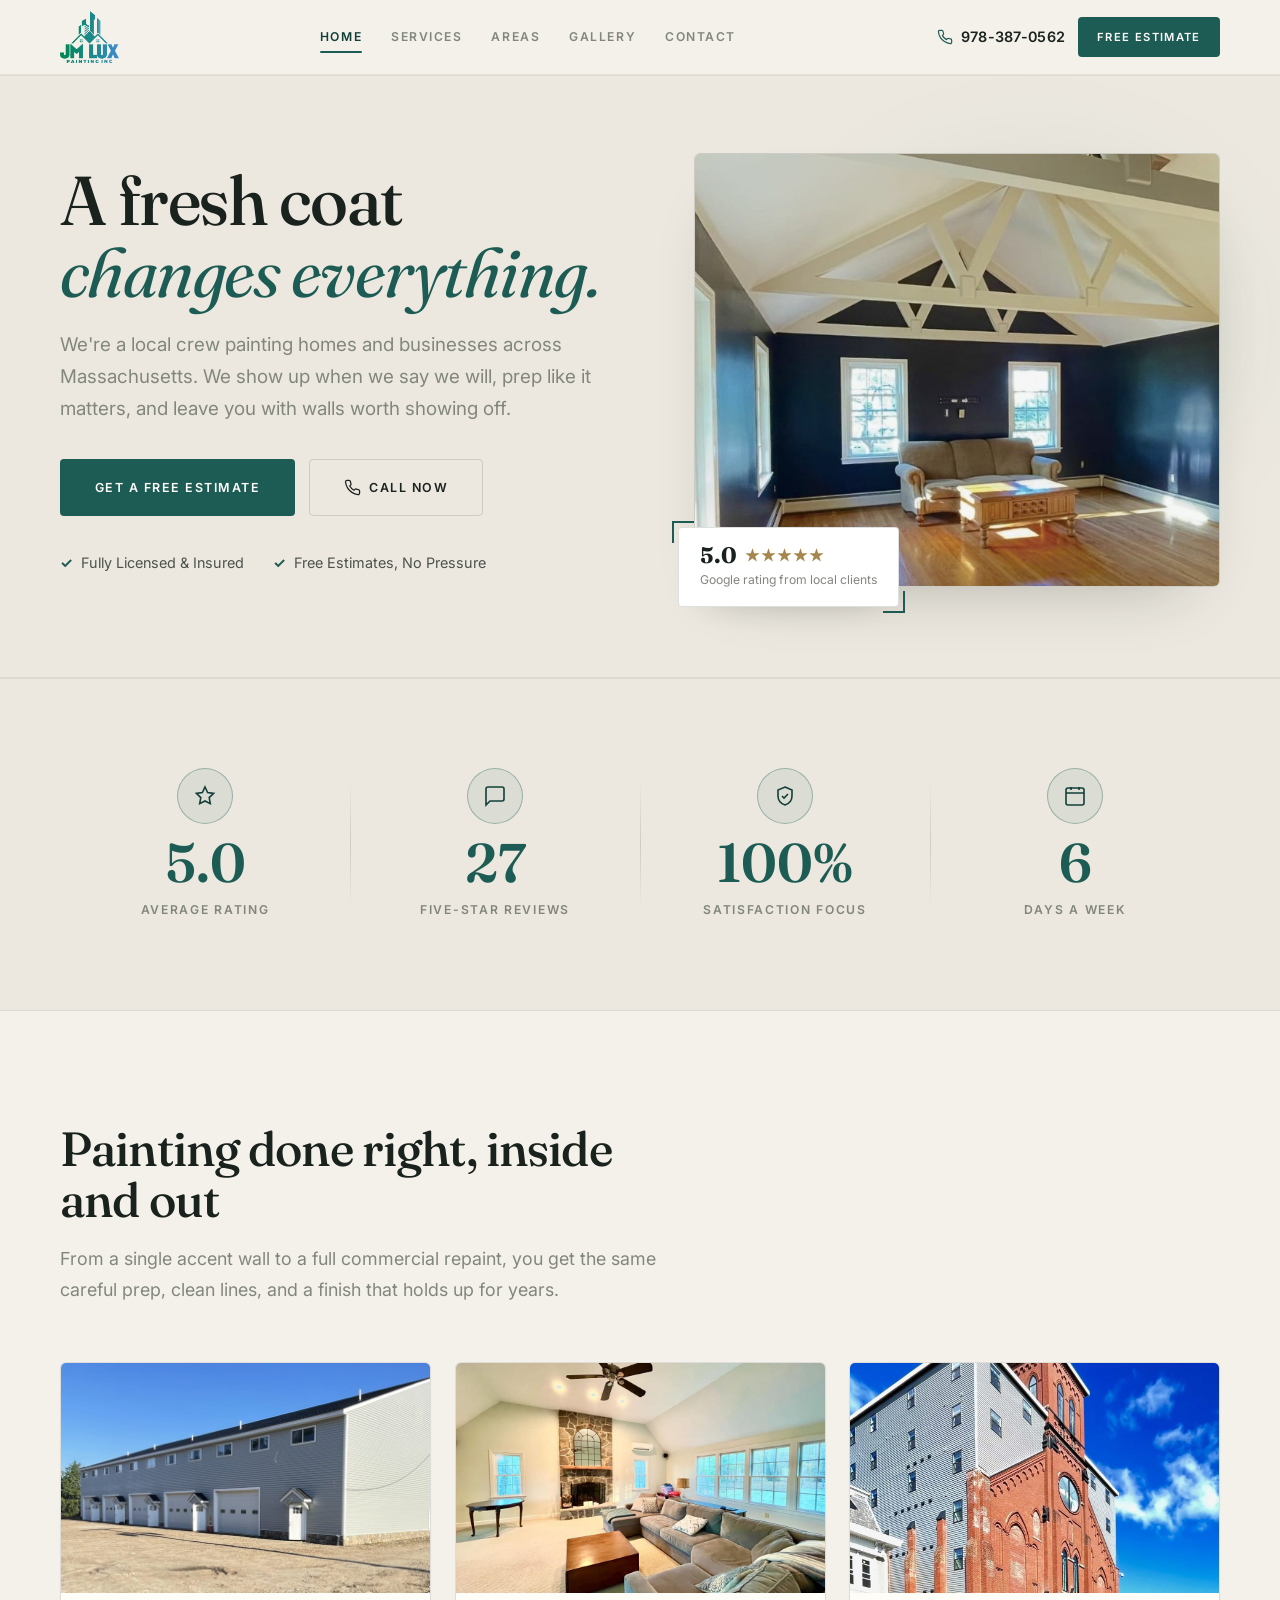
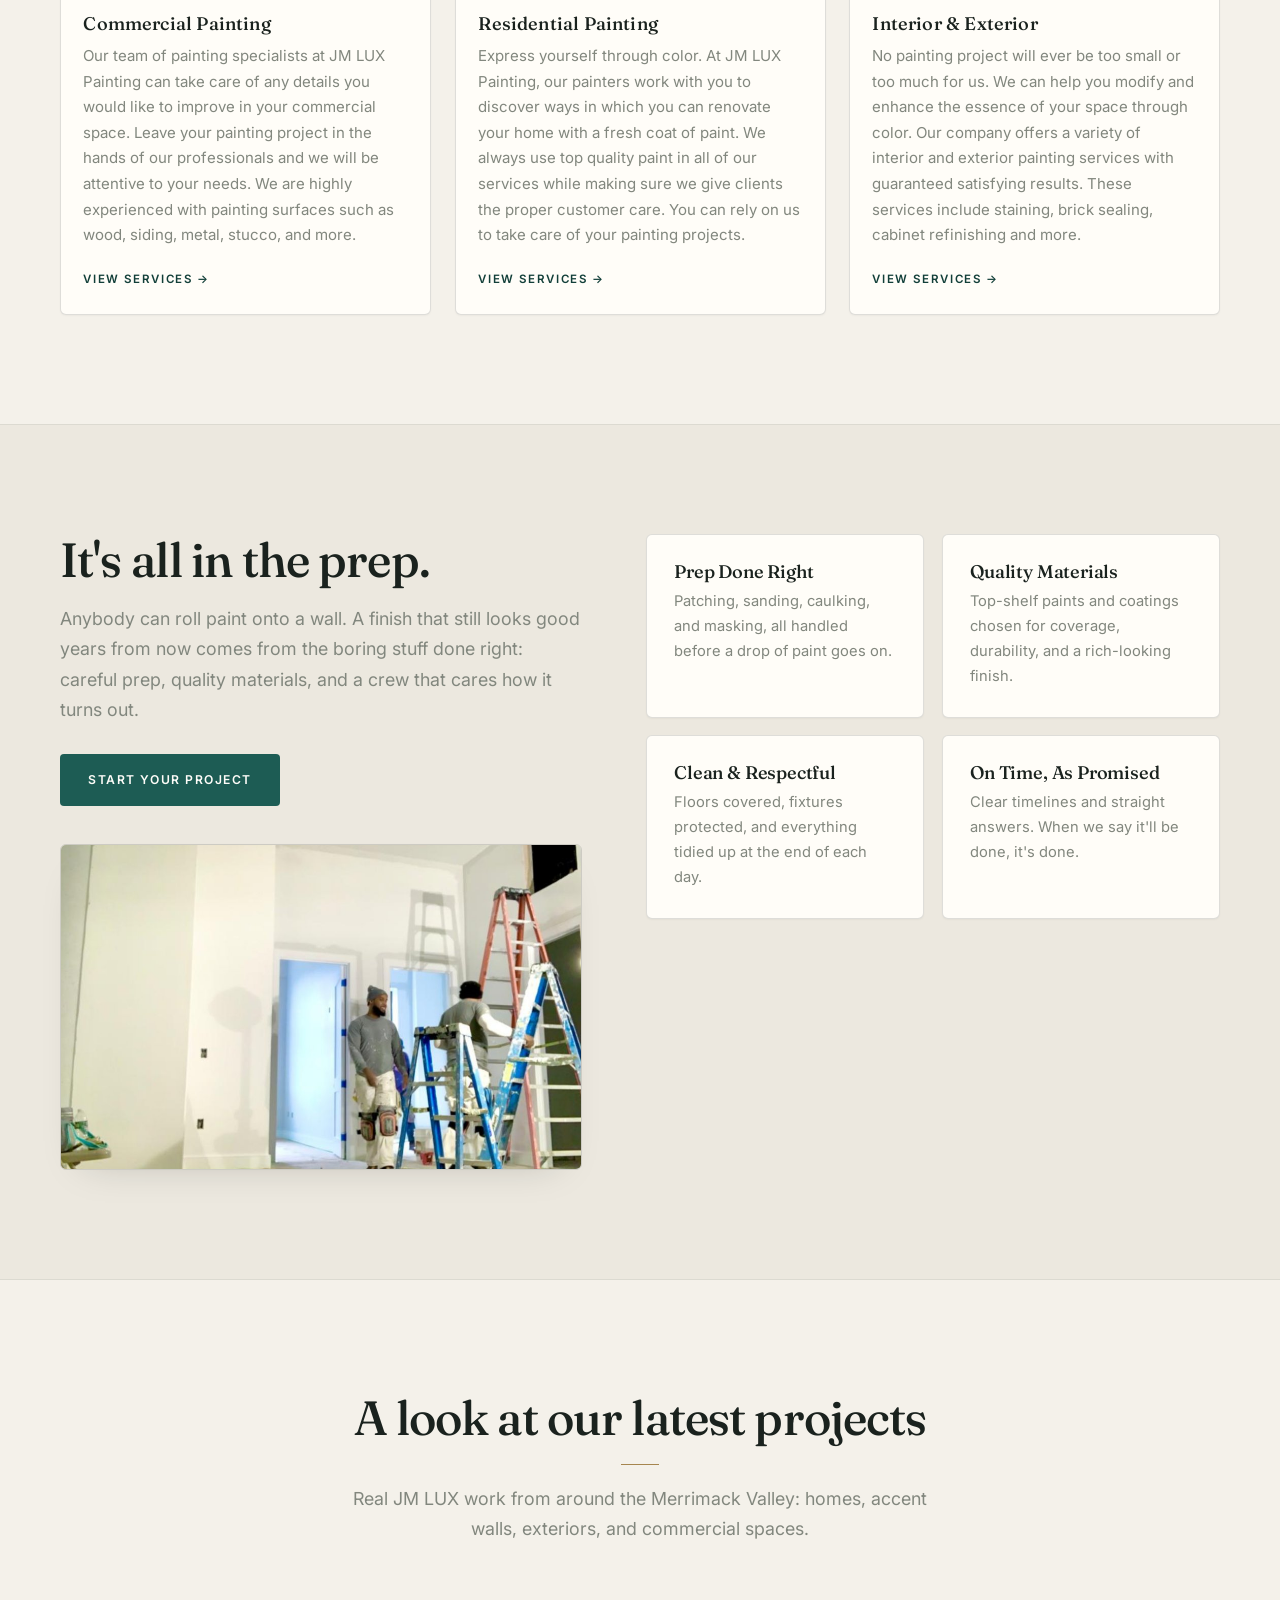
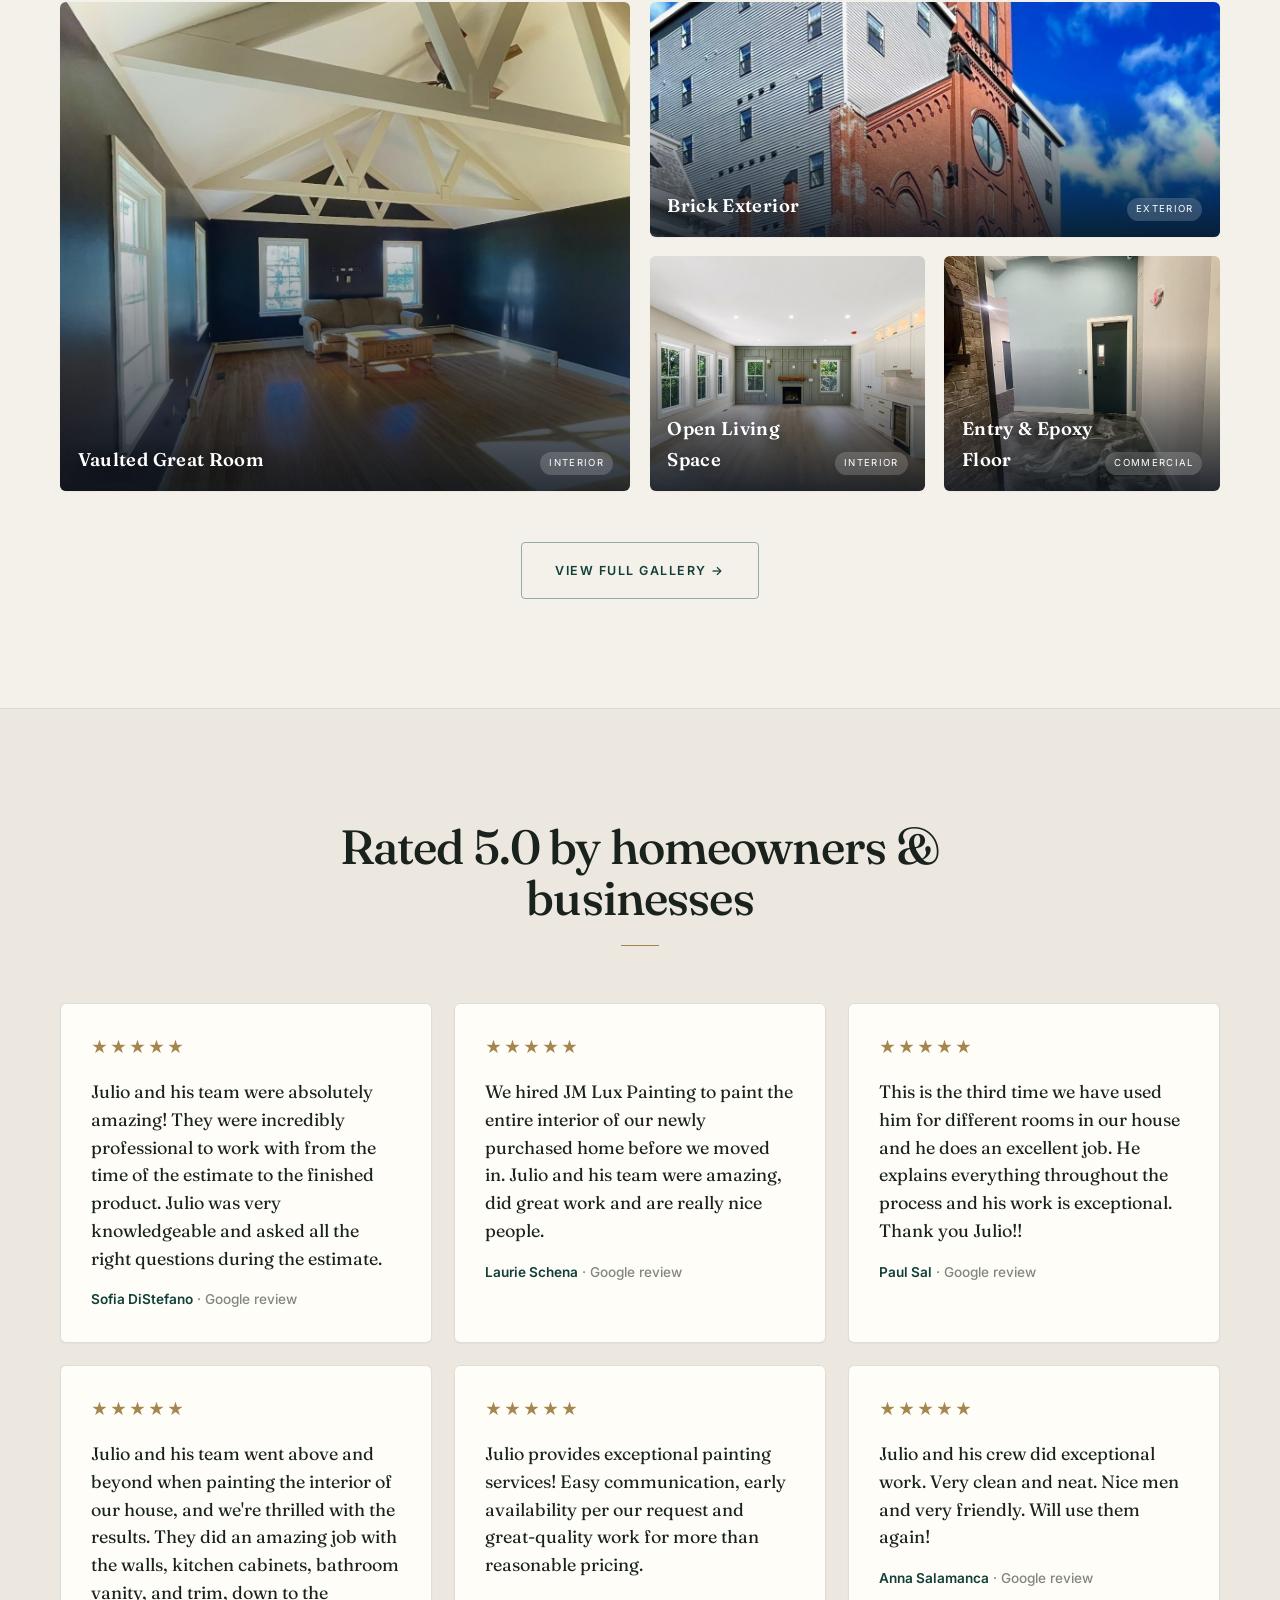
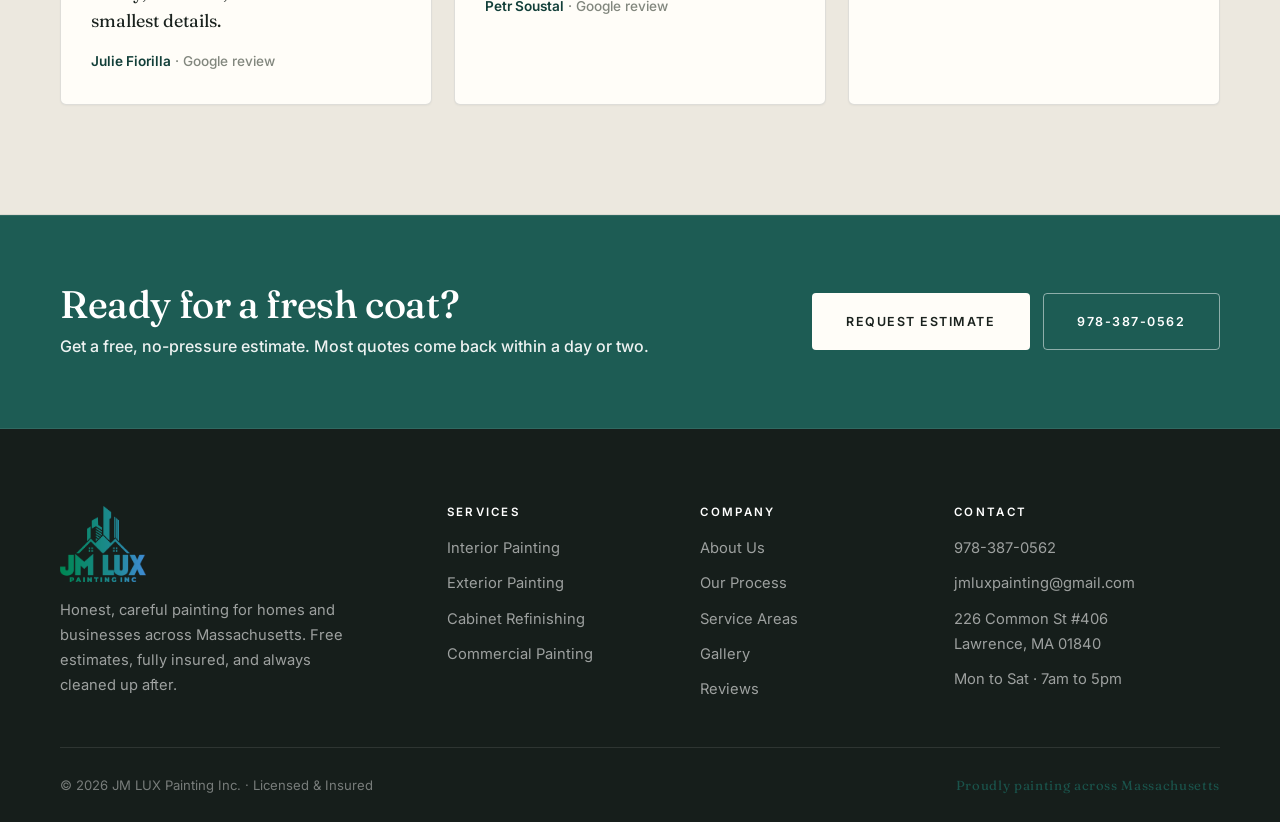
<file: index.html>
<!DOCTYPE html>
<html lang="en">
<head>
  <meta charset="UTF-8" />
  <meta name="viewport" content="width=device-width, initial-scale=1.0" />
  <meta name="theme-color" content="#f4f1ea" />
  <title>JM LUX Painting Inc. | Interior &amp; Exterior Painting in Lawrence, MA</title>
  <meta name="description" content="Interior and exterior painting for homes and businesses across Massachusetts. Careful prep, clean lines, and a finish that lasts. Free estimates: call 978-387-0562." />

  <meta property="og:type" content="website" />
  <meta property="og:title" content="JM LUX Painting Inc. | Painting Done Right, Every Time" />
  <meta property="og:description" content="Residential and commercial painting across Massachusetts. Free estimates, fully insured, and a crew that treats your place like its own." />
  <meta property="og:image" content="assets/img/hero.jpg" />
  <meta property="og:locale" content="en_US" />

  <link rel="icon" href="assets/img/favicon.svg" type="image/svg+xml" />
  <link rel="preconnect" href="https://fonts.googleapis.com" />
  <link rel="preconnect" href="https://fonts.gstatic.com" crossorigin />
  <link href="https://fonts.googleapis.com/css2?family=Fraunces:ital,opsz,wght@0,9..144,400;0,9..144,500;0,9..144,600;1,9..144,400;1,9..144,500&family=Inter:wght@400;500;600;700&display=swap" rel="stylesheet" />
  <link rel="stylesheet" href="assets/css/styles.css?v=16" />

  <script type="application/ld+json">
  {
    "@context": "https://schema.org",
    "@type": "HousePainter",
    "name": "JM LUX Painting Inc.",
    "image": "https://www.jmluxpainting.com/assets/img/logo.png",
    "telephone": "+1-978-387-0562",
    "email": "jmluxpainting@gmail.com",
    "priceRange": "$$",
    "url": "https://www.jmluxpainting.com/",
    "address": { "@type": "PostalAddress", "streetAddress": "226 Common St #406", "addressLocality": "Lawrence", "addressRegion": "MA", "postalCode": "01840", "addressCountry": "US" },
    "areaServed": { "@type": "State", "name": "Massachusetts" },
    "openingHoursSpecification": [{ "@type": "OpeningHoursSpecification", "dayOfWeek": ["Monday","Tuesday","Wednesday","Thursday","Friday","Saturday"], "opens": "07:00", "closes": "17:00" }],
    "aggregateRating": { "@type": "AggregateRating", "ratingValue": "5.0", "reviewCount": "27" }
  }
  </script>
</head>
<body>
  <a class="skip-link" href="#main">Skip to content</a>


  <!-- ============ HEADER ============ -->
  <header class="site-header" id="top" data-header>
    <div class="container header-inner">
      <a class="brand" href="index.html" aria-label="JM LUX Painting, home">
        <img class="brand-logo" src="assets/img/logo.png" alt="JM LUX Painting Inc. logo" width="884" height="783" />
      </a>

      <nav class="nav" aria-label="Primary">
        <ul class="nav-list" data-nav>
          <li><a href="index.html" aria-current="page">Home</a></li>
          <li><a href="services.html">Services</a></li>
          <li><a href="areas.html">Areas</a></li>
          <li><a href="gallery.html">Gallery</a></li>
          <li><a href="contact.html">Contact</a></li>
        </ul>
      </nav>

      <div class="header-actions">
        <a class="phone-link" href="tel:+19783870562">
          <svg viewBox="0 0 24 24" fill="none" stroke="currentColor" stroke-width="1.8" aria-hidden="true"><path d="M22 16.92v3a2 2 0 0 1-2.18 2 19.79 19.79 0 0 1-8.63-3.07 19.5 19.5 0 0 1-6-6 19.79 19.79 0 0 1-3.07-8.67A2 2 0 0 1 4.11 2h3a2 2 0 0 1 2 1.72c.13.96.36 1.9.7 2.81a2 2 0 0 1-.45 2.11L8.09 9.91a16 16 0 0 0 6 6l1.27-1.27a2 2 0 0 1 2.11-.45c.9.34 1.85.57 2.81.7A2 2 0 0 1 22 16.92z"/></svg>
          <span>978-387-0562</span>
        </a>
        <a class="btn btn-gold btn-sm header-cta" href="contact.html">Free Estimate</a>
        <button class="nav-toggle" data-nav-toggle aria-label="Open menu" aria-expanded="false" aria-controls="mobile-nav">
          <span></span><span></span><span></span>
        </button>
      </div>
    </div>
  </header>

  <div class="mobile-nav" id="mobile-nav" data-mobile-nav hidden>
    <ul>
      <li><a href="index.html" aria-current="page">Home</a></li>
      <li><a href="services.html">Services</a></li>
      <li><a href="areas.html">Areas</a></li>
      <li><a href="gallery.html">Gallery</a></li>
      <li><a href="contact.html">Contact</a></li>
    </ul>
    <a class="btn btn-gold" href="contact.html">Get a Free Estimate</a>
    <a class="phone-link phone-link--lg" href="tel:+19783870562">Call 978-387-0562</a>
  </div>

  <main id="main">
    <!-- ============ HERO ============ -->
    <section class="hero section--ink">
      <span class="geo geo--ring anim-spin" style="width:340px;height:340px;top:-120px;right:-100px" aria-hidden="true"></span>
      <span class="geo geo--diamond anim-floatd" style="width:24px;height:24px;left:46%;top:14%" aria-hidden="true"></span>
      <span class="geo geo--dots anim-float" style="width:120px;height:80px;left:4%;bottom:10%" aria-hidden="true"></span>
      <div class="container">
        <div class="hero-grid">
          <div class="hero-copy">
            <h1 class="hero-title reveal" data-reveal>A fresh coat<br /><span class="accent">changes everything.</span></h1>
            <p class="hero-lead reveal" data-reveal>
              We're a local crew painting homes and businesses across Massachusetts.
              We show up when we say we will, prep like it matters, and leave you with
              walls worth showing off.
            </p>
            <div class="hero-cta reveal" data-reveal>
              <a class="btn btn-gold btn-lg" href="contact.html">Get a Free Estimate</a>
              <a class="btn btn-ghost btn-lg" href="tel:+19783870562">
                <svg viewBox="0 0 24 24" fill="none" stroke="currentColor" stroke-width="1.8" aria-hidden="true"><path d="M22 16.92v3a2 2 0 0 1-2.18 2 19.79 19.79 0 0 1-8.63-3.07 19.5 19.5 0 0 1-6-6 19.79 19.79 0 0 1-3.07-8.67A2 2 0 0 1 4.11 2h3a2 2 0 0 1 2 1.72c.13.96.36 1.9.7 2.81a2 2 0 0 1-.45 2.11L8.09 9.91a16 16 0 0 0 6 6l1.27-1.27a2 2 0 0 1 2.11-.45c.9.34 1.85.57 2.81.7A2 2 0 0 1 22 16.92z"/></svg>
                Call Now
              </a>
            </div>
            <ul class="hero-badges reveal" data-reveal>
              <li><span class="check">✓</span> Fully Licensed &amp; Insured</li>
              <li><span class="check">✓</span> Free Estimates, No Pressure</li>
            </ul>
          </div>
          <div class="hero-media reveal" data-reveal>
            <div class="hero-media-frame">
              <img src="assets/img/hero.jpg" alt="Vaulted great room with deep navy walls and a white beamed ceiling painted by JM LUX" fetchpriority="high" />
            </div>
            <div class="hero-rating">
              <strong>5.0 <span class="stars" aria-label="5 out of 5 stars">★★★★★</span></strong>
              <span>Google rating from local clients</span>
            </div>
          </div>
        </div>
      </div>
    </section>


    <!-- ============ STATS ============ -->
    <section class="stats section--ink" aria-label="JM LUX by the numbers">
      <span class="geo geo--ring anim-spin" style="width:200px;height:200px;top:-70px;right:7%" aria-hidden="true"></span>
      <span class="geo geo--diamond anim-floatd" style="width:22px;height:22px;left:6%;top:32%" aria-hidden="true"></span>
      <div class="container stats-grid">
        <div class="stat">
          <span class="stat-ico" aria-hidden="true"><svg viewBox="0 0 24 24" fill="none" stroke="currentColor" stroke-width="1.6"><path d="m12 3 2.6 5.6 6 .8-4.4 4.2 1.1 6L12 17l-5.3 2.6 1.1-6L3.4 9.4l6-.8z"/></svg></span>
          <span class="stat-num" data-count="5" data-decimals="1">5.0</span>
          <span class="stat-label">Average Rating</span>
        </div>
        <div class="stat">
          <span class="stat-ico" aria-hidden="true"><svg viewBox="0 0 24 24" fill="none" stroke="currentColor" stroke-width="1.6"><path d="M21 15a2 2 0 0 1-2 2H7l-4 4V5a2 2 0 0 1 2-2h14a2 2 0 0 1 2 2z"/></svg></span>
          <span class="stat-num" data-count="27">27</span>
          <span class="stat-label">Five-Star Reviews</span>
        </div>
        <div class="stat">
          <span class="stat-ico" aria-hidden="true"><svg viewBox="0 0 24 24" fill="none" stroke="currentColor" stroke-width="1.6"><path d="M12 3l7 3v6c0 4.5-3 7.6-7 9-4-1.4-7-4.5-7-9V6z"/><path d="m9 12 2 2 4-4"/></svg></span>
          <span class="stat-num" data-count="100" data-suffix="%">100%</span>
          <span class="stat-label">Satisfaction Focus</span>
        </div>
        <div class="stat">
          <span class="stat-ico" aria-hidden="true"><svg viewBox="0 0 24 24" fill="none" stroke="currentColor" stroke-width="1.6"><rect x="3" y="4" width="18" height="17" rx="2"/><path d="M3 9h18M8 3v3M16 3v3"/></svg></span>
          <span class="stat-num" data-count="6">6</span>
          <span class="stat-label">Days a Week</span>
        </div>
      </div>
    </section>

    <!-- ============ WHAT WE DO (teaser) ============ -->
    <section class="section">
      <div class="container">
        <header class="section-head reveal" data-reveal>
          <h2 class="section-title">Painting done right, inside and out</h2>
          <p class="section-sub">From a single accent wall to a full commercial repaint, you get the same careful prep, clean lines, and a finish that holds up for years.</p>
        </header>

        <div class="feature-grid">
          <a class="card service-card reveal" data-reveal href="services.html">
            <div class="svc-media"><img src="assets/img/portfolio/commercial-exterior.jpg" alt="Large commercial building exterior painted by JM LUX" loading="lazy" /></div>
            <div class="svc-body">
              <h3>Commercial Painting</h3>
              <p>Our team of painting specialists at JM LUX Painting can take care of any details you would like to improve in your commercial space. Leave your painting project in the hands of our professionals and we will be attentive to your needs. We are highly experienced with painting surfaces such as wood, siding, metal, stucco, and more.</p>
              <span class="card-link">View Services →</span>
            </div>
          </a>
          <a class="card service-card reveal" data-reveal href="services.html">
            <div class="svc-media"><img src="assets/img/portfolio/stone-fireplace-family-room.jpg" alt="Cozy residential family room with freshly painted walls and ceiling" loading="lazy" /></div>
            <div class="svc-body">
              <h3>Residential Painting</h3>
              <p>Express yourself through color. At JM LUX Painting, our painters work with you to discover ways in which you can renovate your home with a fresh coat of paint. We always use top quality paint in all of our services while making sure we give clients the proper customer care. You can rely on us to take care of your painting projects.</p>
              <span class="card-link">View Services →</span>
            </div>
          </a>
          <a class="card service-card reveal" data-reveal href="services.html">
            <div class="svc-media"><img src="assets/img/portfolio/brick-exterior.jpg" alt="Exterior repaint of a multi-story brick building" loading="lazy" /></div>
            <div class="svc-body">
              <h3>Interior &amp; Exterior</h3>
              <p>No painting project will ever be too small or too much for us. We can help you modify and enhance the essence of your space through color. Our company offers a variety of interior and exterior painting services with guaranteed satisfying results. These services include staining, brick sealing, cabinet refinishing and more.</p>
              <span class="card-link">View Services →</span>
            </div>
          </a>
        </div>
      </div>
    </section>

    <!-- ============ WHY US ============ -->
    <section class="section section--ink" id="why">
      <span class="geo geo--ring anim-spin" style="width:300px;height:300px;top:-90px;left:-100px" aria-hidden="true"></span>
      <span class="geo geo--dots anim-float" style="width:110px;height:70px;right:5%;bottom:9%" aria-hidden="true"></span>
      <div class="container">
        <div class="why-layout">
          <div class="why-intro reveal" data-reveal>
            <h2 class="section-title section-title--light">It's all in the prep.</h2>
            <p class="section-sub section-sub--light">Anybody can roll paint onto a wall. A finish that still looks good years from now comes from the boring stuff done right: careful prep, quality materials, and a crew that cares how it turns out.</p>
            <a class="btn btn-gold" href="contact.html">Start Your Project</a>
            <div class="why-photo"><img src="assets/img/portfolio/crew-prepping.jpg" alt="JM LUX crew on ladders prepping an interior before painting" loading="lazy" /></div>
          </div>
          <ul class="why-grid">
            <li class="why-item reveal" data-reveal><h3>Prep Done Right</h3><p>Patching, sanding, caulking, and masking, all handled before a drop of paint goes on.</p></li>
            <li class="why-item reveal" data-reveal><h3>Quality Materials</h3><p>Top-shelf paints and coatings chosen for coverage, durability, and a rich-looking finish.</p></li>
            <li class="why-item reveal" data-reveal><h3>Clean &amp; Respectful</h3><p>Floors covered, fixtures protected, and everything tidied up at the end of each day.</p></li>
            <li class="why-item reveal" data-reveal><h3>On Time, As Promised</h3><p>Clear timelines and straight answers. When we say it'll be done, it's done.</p></li>
          </ul>
        </div>
      </div>
    </section>

    <!-- ============ RECENT WORK (teaser) ============ -->
    <section class="section">
      <div class="container">
        <header class="section-head section-head--center reveal" data-reveal>
          <h2 class="section-title">A look at our latest projects</h2>
          <p class="section-sub">Real JM LUX work from around the Merrimack Valley: homes, accent walls, exteriors, and commercial spaces.</p>
        </header>

        <div class="work-teaser reveal" data-reveal>
          <a class="work-thumb work-thumb--big" href="gallery.html" aria-label="View the gallery">
            <img src="assets/img/portfolio/navy-vaulted-great-room.jpg" alt="Great room with deep navy walls and a white vaulted, beamed ceiling" loading="lazy" />
            <span class="work-cap"><strong>Vaulted Great Room</strong><span class="tag">Interior</span></span>
          </a>
          <a class="work-thumb work-thumb--wide" href="gallery.html" aria-label="View the gallery">
            <img src="assets/img/portfolio/brick-exterior.jpg" alt="Multi-story brick building exterior" loading="lazy" />
            <span class="work-cap"><strong>Brick Exterior</strong><span class="tag">Exterior</span></span>
          </a>
          <a class="work-thumb" href="gallery.html" aria-label="View the gallery">
            <img src="assets/img/portfolio/open-living-space.jpg" alt="Freshly painted open living space with hardwood floors" loading="lazy" />
            <span class="work-cap"><strong>Open Living Space</strong><span class="tag">Interior</span></span>
          </a>
          <a class="work-thumb" href="gallery.html" aria-label="View the gallery">
            <img src="assets/img/portfolio/epoxy-entry.jpg" alt="Commercial entry with a teal accent wall and metallic epoxy floor" loading="lazy" />
            <span class="work-cap"><strong>Entry &amp; Epoxy Floor</strong><span class="tag">Commercial</span></span>
          </a>
        </div>

        <div class="center-cta reveal" data-reveal>
          <a class="btn btn-dark btn-lg" href="gallery.html">View full gallery →</a>
        </div>
      </div>
    </section>

    <!-- ============ REVIEWS ============ -->
    <section class="section section--ink" id="reviews">
      <span class="geo geo--ring anim-spin" style="width:240px;height:240px;bottom:-90px;right:-70px" aria-hidden="true"></span>
      <div class="container">
        <header class="section-head section-head--center reveal" data-reveal>
          <h2 class="section-title section-title--light">Rated 5.0 by homeowners &amp; businesses</h2>
        </header>
        <div class="grid reviews-grid">
          <figure class="review reveal" data-reveal>
            <div class="stars" aria-label="5 out of 5 stars">★★★★★</div>
            <blockquote>Julio and his team were absolutely amazing! They were incredibly professional to work with from the time of the estimate to the finished product. Julio was very knowledgeable and asked all the right questions during the estimate.</blockquote>
            <figcaption><b>Sofia DiStefano</b> · Google review</figcaption>
          </figure>
          <figure class="review reveal" data-reveal>
            <div class="stars" aria-label="5 out of 5 stars">★★★★★</div>
            <blockquote>We hired JM Lux Painting to paint the entire interior of our newly purchased home before we moved in. Julio and his team were amazing, did great work and are really nice people.</blockquote>
            <figcaption><b>Laurie Schena</b> · Google review</figcaption>
          </figure>
          <figure class="review reveal" data-reveal>
            <div class="stars" aria-label="5 out of 5 stars">★★★★★</div>
            <blockquote>This is the third time we have used him for different rooms in our house and he does an excellent job. He explains everything throughout the process and his work is exceptional. Thank you Julio!!</blockquote>
            <figcaption><b>Paul Sal</b> · Google review</figcaption>
          </figure>
          <figure class="review reveal" data-reveal>
            <div class="stars" aria-label="5 out of 5 stars">★★★★★</div>
            <blockquote>Julio and his team went above and beyond when painting the interior of our house, and we're thrilled with the results. They did an amazing job with the walls, kitchen cabinets, bathroom vanity, and trim, down to the smallest details.</blockquote>
            <figcaption><b>Julie Fiorilla</b> · Google review</figcaption>
          </figure>
          <figure class="review reveal" data-reveal>
            <div class="stars" aria-label="5 out of 5 stars">★★★★★</div>
            <blockquote>Julio provides exceptional painting services! Easy communication, early availability per our request and great-quality work for more than reasonable pricing.</blockquote>
            <figcaption><b>Petr Soustal</b> · Google review</figcaption>
          </figure>
          <figure class="review reveal" data-reveal>
            <div class="stars" aria-label="5 out of 5 stars">★★★★★</div>
            <blockquote>Julio and his crew did exceptional work. Very clean and neat. Nice men and very friendly. Will use them again!</blockquote>
            <figcaption><b>Anna Salamanca</b> · Google review</figcaption>
          </figure>
        </div>
      </div>
    </section>

    <!-- ============ CTA BANNER ============ -->
    <section class="cta-banner">
      <div class="container cta-inner reveal" data-reveal>
        <div>
          <h2>Ready for a fresh coat?</h2>
          <p>Get a free, no-pressure estimate. Most quotes come back within a day or two.</p>
        </div>
        <div class="cta-actions">
          <a class="btn btn-white btn-lg" href="contact.html">Request Estimate</a>
          <a class="btn btn-outline-light btn-lg" href="tel:+19783870562">978-387-0562</a>
        </div>
      </div>
    </section>
  </main>

  <!-- ============ FOOTER ============ -->
  <footer class="site-footer">
    <div class="container footer-grid">
      <div class="footer-brand">
        <img class="footer-logo" src="assets/img/logo.png" alt="JM LUX Painting Inc. logo" width="884" height="783" loading="lazy" />
        <p>Honest, careful painting for homes and businesses across Massachusetts. Free estimates, fully insured, and always cleaned up after.</p>
      </div>
      <div class="footer-col">
        <h4>Services</h4>
        <ul><li><a href="services.html">Interior Painting</a></li><li><a href="services.html">Exterior Painting</a></li><li><a href="services.html">Cabinet Refinishing</a></li><li><a href="services.html">Commercial Painting</a></li></ul>
      </div>
      <div class="footer-col">
        <h4>Company</h4>
        <ul><li><a href="contact.html#about">About Us</a></li><li><a href="services.html#process">Our Process</a></li><li><a href="areas.html">Service Areas</a></li><li><a href="gallery.html">Gallery</a></li><li><a href="index.html#reviews">Reviews</a></li></ul>
      </div>
      <div class="footer-col">
        <h4>Contact</h4>
        <ul><li><a href="tel:+19783870562">978-387-0562</a></li><li><a href="mailto:jmluxpainting@gmail.com">jmluxpainting@gmail.com</a></li><li>226 Common St #406<br />Lawrence, MA 01840</li><li>Mon to Sat · 7am to 5pm</li></ul>
      </div>
    </div>
    <div class="container footer-bottom">
      <p>© <span data-year>2026</span> JM LUX Painting Inc. · Licensed &amp; Insured</p>
      <p class="footer-credit">Proudly painting across Massachusetts</p>
    </div>
  </footer>

  <a class="back-to-top" href="#top" aria-label="Back to top" data-back-to-top>
    <svg viewBox="0 0 24 24" fill="none" stroke="currentColor" stroke-width="2" aria-hidden="true"><path d="m18 15-6-6-6 6"/></svg>
  </a>

  <script src="assets/js/main.js?v=13" defer></script>
</body>
</html>
</file>
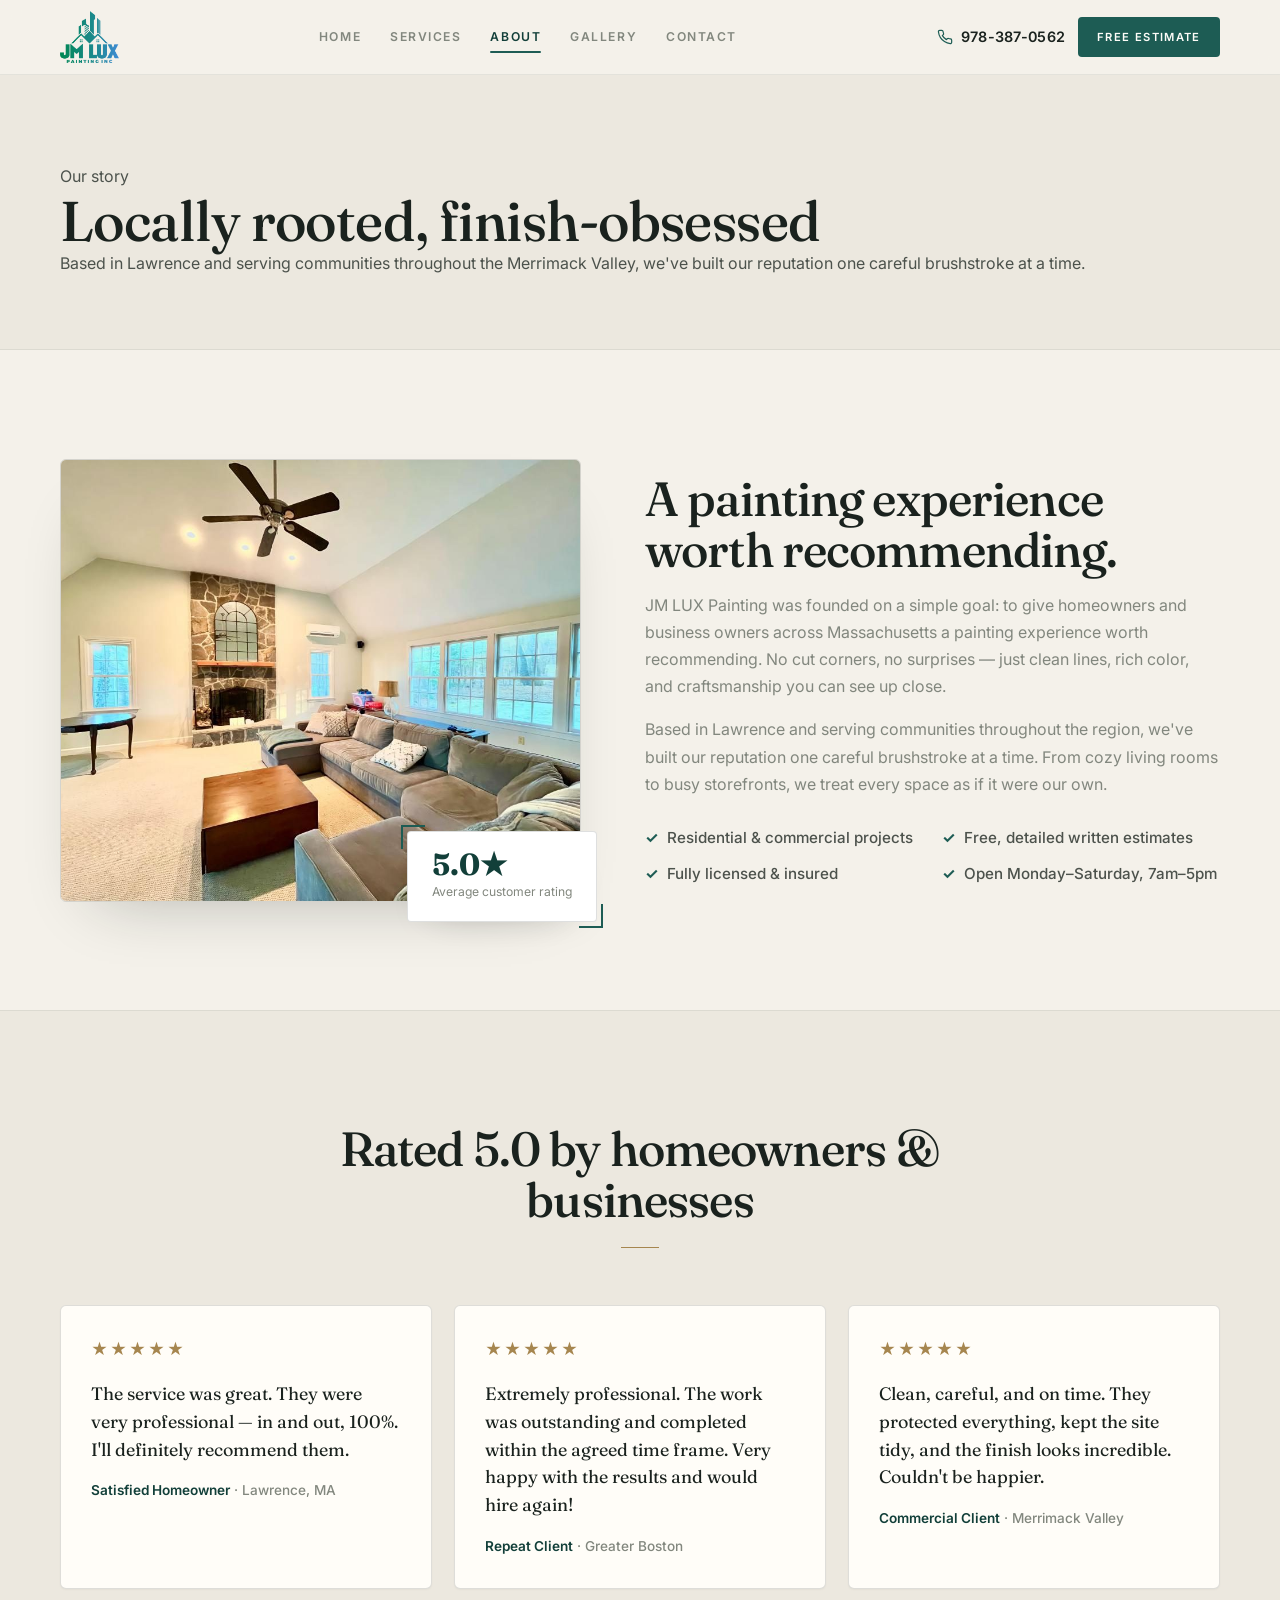
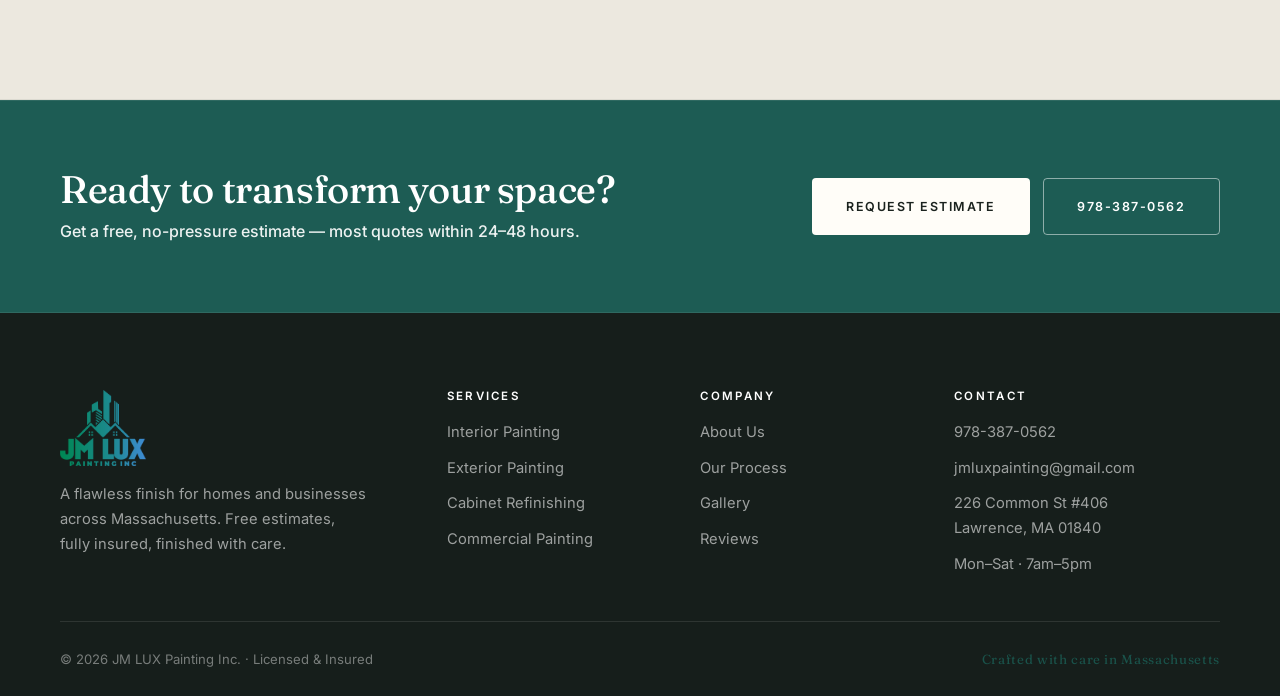
<file: about.html>
<!DOCTYPE html>
<html lang="en">
<head>
  <meta charset="UTF-8" />
  <meta name="viewport" content="width=device-width, initial-scale=1.0" />
  <meta name="theme-color" content="#0c272e" />
  <title>About — JM LUX Painting Inc. | Locally Rooted, Finish-Obsessed</title>
  <meta name="description" content="Learn about JM LUX Painting Inc. — a Lawrence, MA painting company serving the Merrimack Valley with meticulous craftsmanship, premium materials, and a 5.0 customer rating." />

  <meta property="og:type" content="website" />
  <meta property="og:title" content="About — JM LUX Painting Inc." />
  <meta property="og:description" content="Locally rooted and finish-obsessed. Residential & commercial painting across Massachusetts, rated 5.0 by homeowners and businesses." />
  <meta property="og:image" content="assets/img/portfolio/stone-fireplace-family-room.jpg" />
  <meta property="og:locale" content="en_US" />

  <link rel="icon" href="assets/img/favicon.svg" type="image/svg+xml" />
  <link rel="preconnect" href="https://fonts.googleapis.com" />
  <link rel="preconnect" href="https://fonts.gstatic.com" crossorigin />
  <link href="https://fonts.googleapis.com/css2?family=Fraunces:ital,opsz,wght@0,9..144,400;0,9..144,500;0,9..144,600;0,9..144,700;1,9..144,500&family=Inter:wght@400;500;600;700&display=swap" rel="stylesheet" />
  <link rel="stylesheet" href="assets/css/styles.css" />
</head>
<body>
  <a class="skip-link" href="#main">Skip to content</a>

  <!-- ============ HEADER ============ -->
  <header class="site-header" id="top" data-header>
    <div class="container header-inner">
      <a class="brand" href="index.html" aria-label="JM LUX Painting — home">
        <img class="brand-logo" src="assets/img/logo.png" alt="JM LUX Painting Inc. logo" width="884" height="783" />
      </a>

      <nav class="nav" aria-label="Primary">
        <ul class="nav-list" data-nav>
          <li><a href="index.html">Home</a></li>
          <li><a href="services.html">Services</a></li>
          <li><a href="about.html" aria-current="page">About</a></li>
          <li><a href="gallery.html">Gallery</a></li>
          <li><a href="contact.html">Contact</a></li>
        </ul>
      </nav>

      <div class="header-actions">
        <a class="phone-link" href="tel:+19783870562">
          <svg viewBox="0 0 24 24" fill="none" stroke="currentColor" stroke-width="1.8" aria-hidden="true"><path d="M22 16.92v3a2 2 0 0 1-2.18 2 19.79 19.79 0 0 1-8.63-3.07 19.5 19.5 0 0 1-6-6 19.79 19.79 0 0 1-3.07-8.67A2 2 0 0 1 4.11 2h3a2 2 0 0 1 2 1.72c.13.96.36 1.9.7 2.81a2 2 0 0 1-.45 2.11L8.09 9.91a16 16 0 0 0 6 6l1.27-1.27a2 2 0 0 1 2.11-.45c.9.34 1.85.57 2.81.7A2 2 0 0 1 22 16.92z"/></svg>
          <span>978-387-0562</span>
        </a>
        <a class="btn btn-gold btn-sm header-cta" href="contact.html">Free Estimate</a>
        <button class="nav-toggle" data-nav-toggle aria-label="Open menu" aria-expanded="false" aria-controls="mobile-nav">
          <span></span><span></span><span></span>
        </button>
      </div>
    </div>
  </header>

  <div class="mobile-nav" id="mobile-nav" data-mobile-nav hidden>
    <ul>
      <li><a href="index.html">Home</a></li>
      <li><a href="services.html">Services</a></li>
      <li><a href="about.html" aria-current="page">About</a></li>
      <li><a href="gallery.html">Gallery</a></li>
      <li><a href="contact.html">Contact</a></li>
    </ul>
    <a class="btn btn-gold" href="contact.html">Get a Free Estimate</a>
    <a class="phone-link phone-link--lg" href="tel:+19783870562">Call 978-387-0562</a>
  </div>

  <main id="main">
    <!-- ============ PAGE HERO ============ -->
    <section class="page-hero">
      <div class="container">
        <p class="page-hero-eyebrow reveal" data-reveal>Our story</p>
        <h1 class="page-hero-title reveal" data-reveal>Locally rooted, finish-obsessed</h1>
        <p class="page-hero-lead reveal" data-reveal>Based in Lawrence and serving communities throughout the Merrimack Valley, we've built our reputation one careful brushstroke at a time.</p>
      </div>
    </section>

    <!-- ============ ABOUT ============ -->
    <section class="section" id="about">
      <div class="container about-layout">
        <div class="about-visual reveal" data-reveal>
          <div class="about-frame">
            <img src="assets/img/portfolio/stone-fireplace-family-room.jpg" alt="Bright family room with a stone fireplace and freshly painted walls and ceiling" loading="lazy" />
          </div>
          <div class="about-badge"><strong>5.0★</strong><span>Average customer rating</span></div>
        </div>
        <div class="about-copy reveal" data-reveal>
          <h2 class="section-title">A painting experience worth recommending.</h2>
          <p>JM LUX Painting was founded on a simple goal: to give homeowners and business owners across Massachusetts a painting experience worth recommending. No cut corners, no surprises — just clean lines, rich color, and craftsmanship you can see up close.</p>
          <p>Based in Lawrence and serving communities throughout the region, we've built our reputation one careful brushstroke at a time. From cozy living rooms to busy storefronts, we treat every space as if it were our own.</p>
          <ul class="about-points">
            <li><span class="check">✓</span> Residential &amp; commercial projects</li>
            <li><span class="check">✓</span> Free, detailed written estimates</li>
            <li><span class="check">✓</span> Fully licensed &amp; insured</li>
            <li><span class="check">✓</span> Open Monday–Saturday, 7am–5pm</li>
          </ul>
        </div>
      </div>
    </section>

    <!-- ============ REVIEWS ============ -->
    <section class="section section--ink" id="reviews">
      <div class="container">
        <header class="section-head section-head--center reveal" data-reveal>
          <h2 class="section-title section-title--light">Rated 5.0 by homeowners &amp; businesses</h2>
        </header>
        <div class="grid reviews-grid">
          <figure class="review reveal" data-reveal>
            <div class="stars" aria-label="5 out of 5 stars">★★★★★</div>
            <blockquote>The service was great. They were very professional — in and out, 100%. I'll definitely recommend them.</blockquote>
            <figcaption><b>Satisfied Homeowner</b> · Lawrence, MA</figcaption>
          </figure>
          <figure class="review reveal" data-reveal>
            <div class="stars" aria-label="5 out of 5 stars">★★★★★</div>
            <blockquote>Extremely professional. The work was outstanding and completed within the agreed time frame. Very happy with the results and would hire again!</blockquote>
            <figcaption><b>Repeat Client</b> · Greater Boston</figcaption>
          </figure>
          <figure class="review reveal" data-reveal>
            <div class="stars" aria-label="5 out of 5 stars">★★★★★</div>
            <blockquote>Clean, careful, and on time. They protected everything, kept the site tidy, and the finish looks incredible. Couldn't be happier.</blockquote>
            <figcaption><b>Commercial Client</b> · Merrimack Valley</figcaption>
          </figure>
        </div>
      </div>
    </section>

    <!-- ============ CTA BANNER ============ -->
    <section class="cta-banner">
      <div class="container cta-inner reveal" data-reveal>
        <div>
          <h2>Ready to transform your space?</h2>
          <p>Get a free, no-pressure estimate — most quotes within 24–48 hours.</p>
        </div>
        <div class="cta-actions">
          <a class="btn btn-white btn-lg" href="contact.html">Request Estimate</a>
          <a class="btn btn-outline-light btn-lg" href="tel:+19783870562">978-387-0562</a>
        </div>
      </div>
    </section>
  </main>

  <!-- ============ FOOTER ============ -->
  <footer class="site-footer">
    <div class="container footer-grid">
      <div class="footer-brand">
        <img class="footer-logo" src="assets/img/logo.png" alt="JM LUX Painting Inc. logo" width="884" height="783" loading="lazy" />
        <p>A flawless finish for homes and businesses across Massachusetts. Free estimates, fully insured, finished with care.</p>
      </div>
      <div class="footer-col">
        <h4>Services</h4>
        <ul><li><a href="services.html">Interior Painting</a></li><li><a href="services.html">Exterior Painting</a></li><li><a href="services.html">Cabinet Refinishing</a></li><li><a href="services.html">Commercial Painting</a></li></ul>
      </div>
      <div class="footer-col">
        <h4>Company</h4>
        <ul><li><a href="about.html">About Us</a></li><li><a href="services.html#process">Our Process</a></li><li><a href="gallery.html">Gallery</a></li><li><a href="about.html#reviews">Reviews</a></li></ul>
      </div>
      <div class="footer-col">
        <h4>Contact</h4>
        <ul><li><a href="tel:+19783870562">978-387-0562</a></li><li><a href="mailto:jmluxpainting@gmail.com">jmluxpainting@gmail.com</a></li><li>226 Common St #406<br />Lawrence, MA 01840</li><li>Mon–Sat · 7am–5pm</li></ul>
      </div>
    </div>
    <div class="container footer-bottom">
      <p>© <span data-year>2026</span> JM LUX Painting Inc. · Licensed &amp; Insured</p>
      <p class="footer-credit">Crafted with care in Massachusetts</p>
    </div>
  </footer>

  <a class="back-to-top" href="#top" aria-label="Back to top" data-back-to-top>
    <svg viewBox="0 0 24 24" fill="none" stroke="currentColor" stroke-width="2" aria-hidden="true"><path d="m18 15-6-6-6 6"/></svg>
  </a>

  <script src="assets/js/main.js" defer></script>
</body>
</html>
</file>
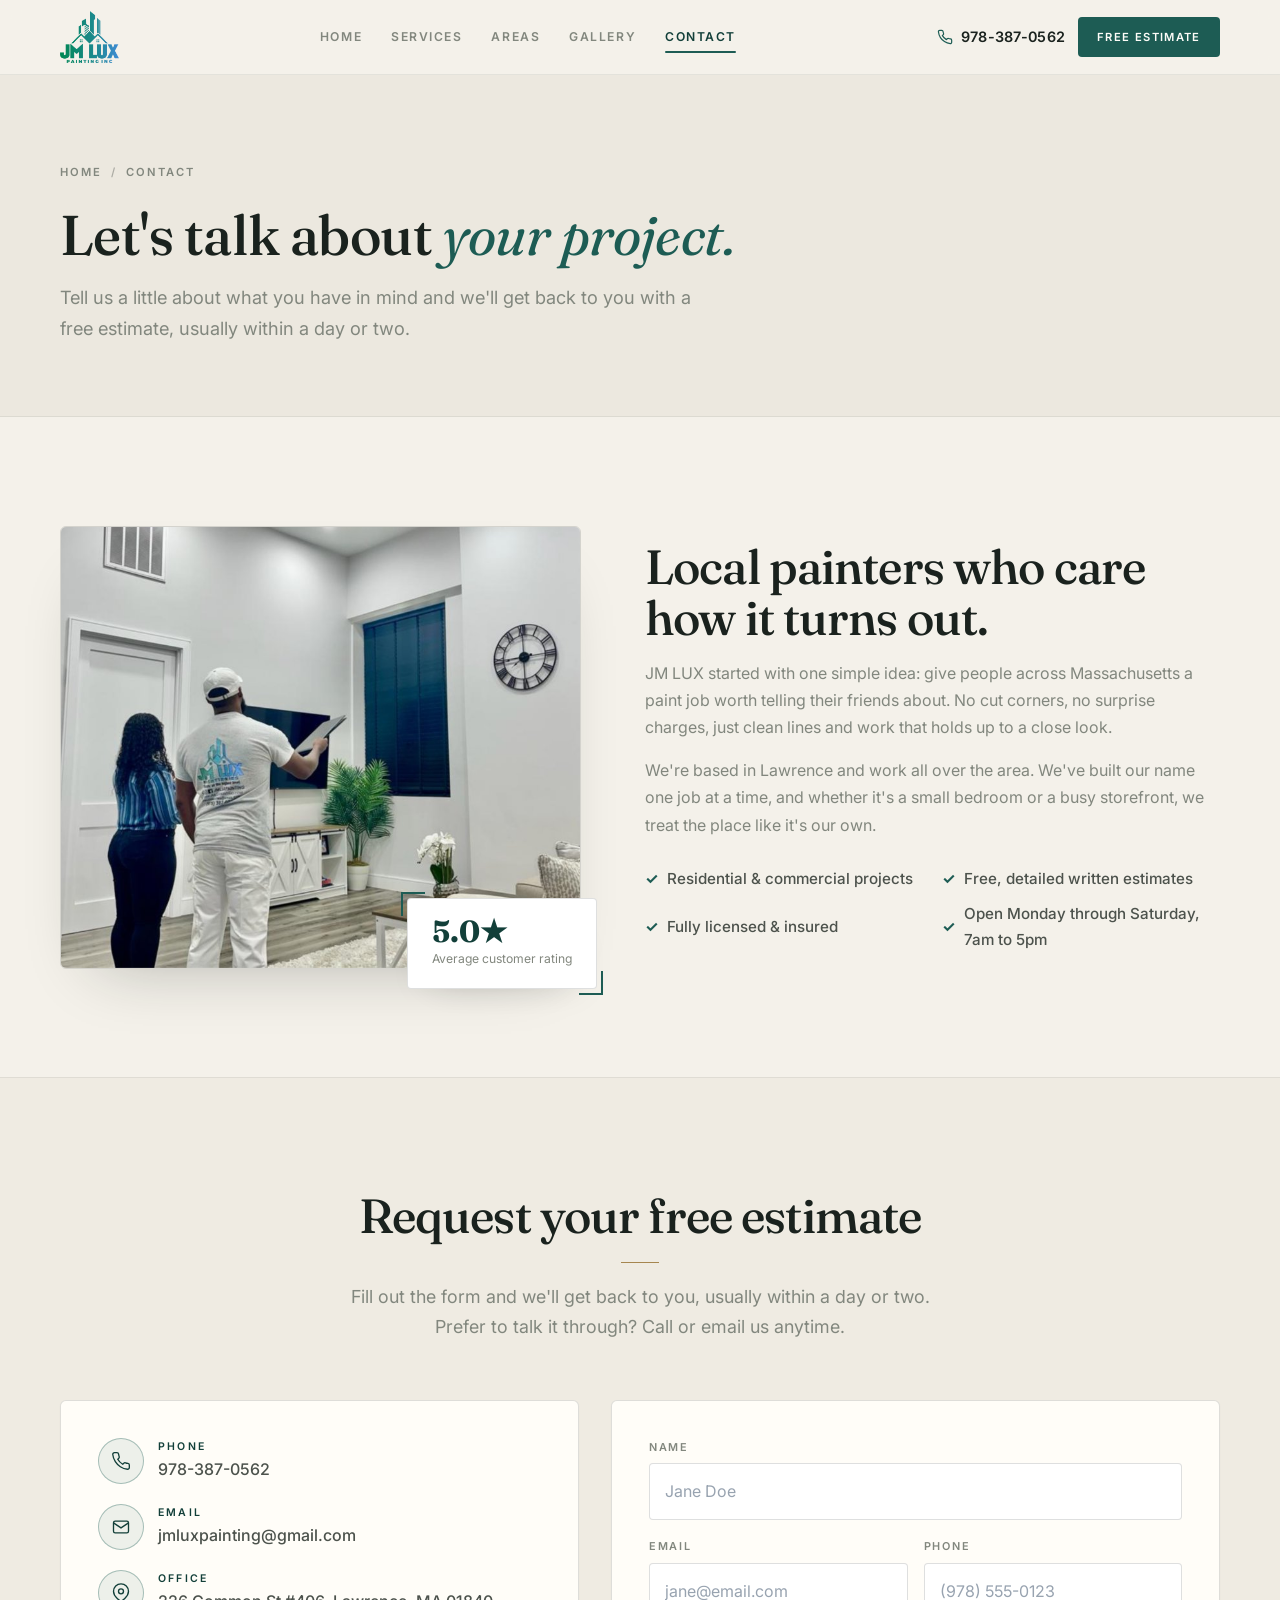
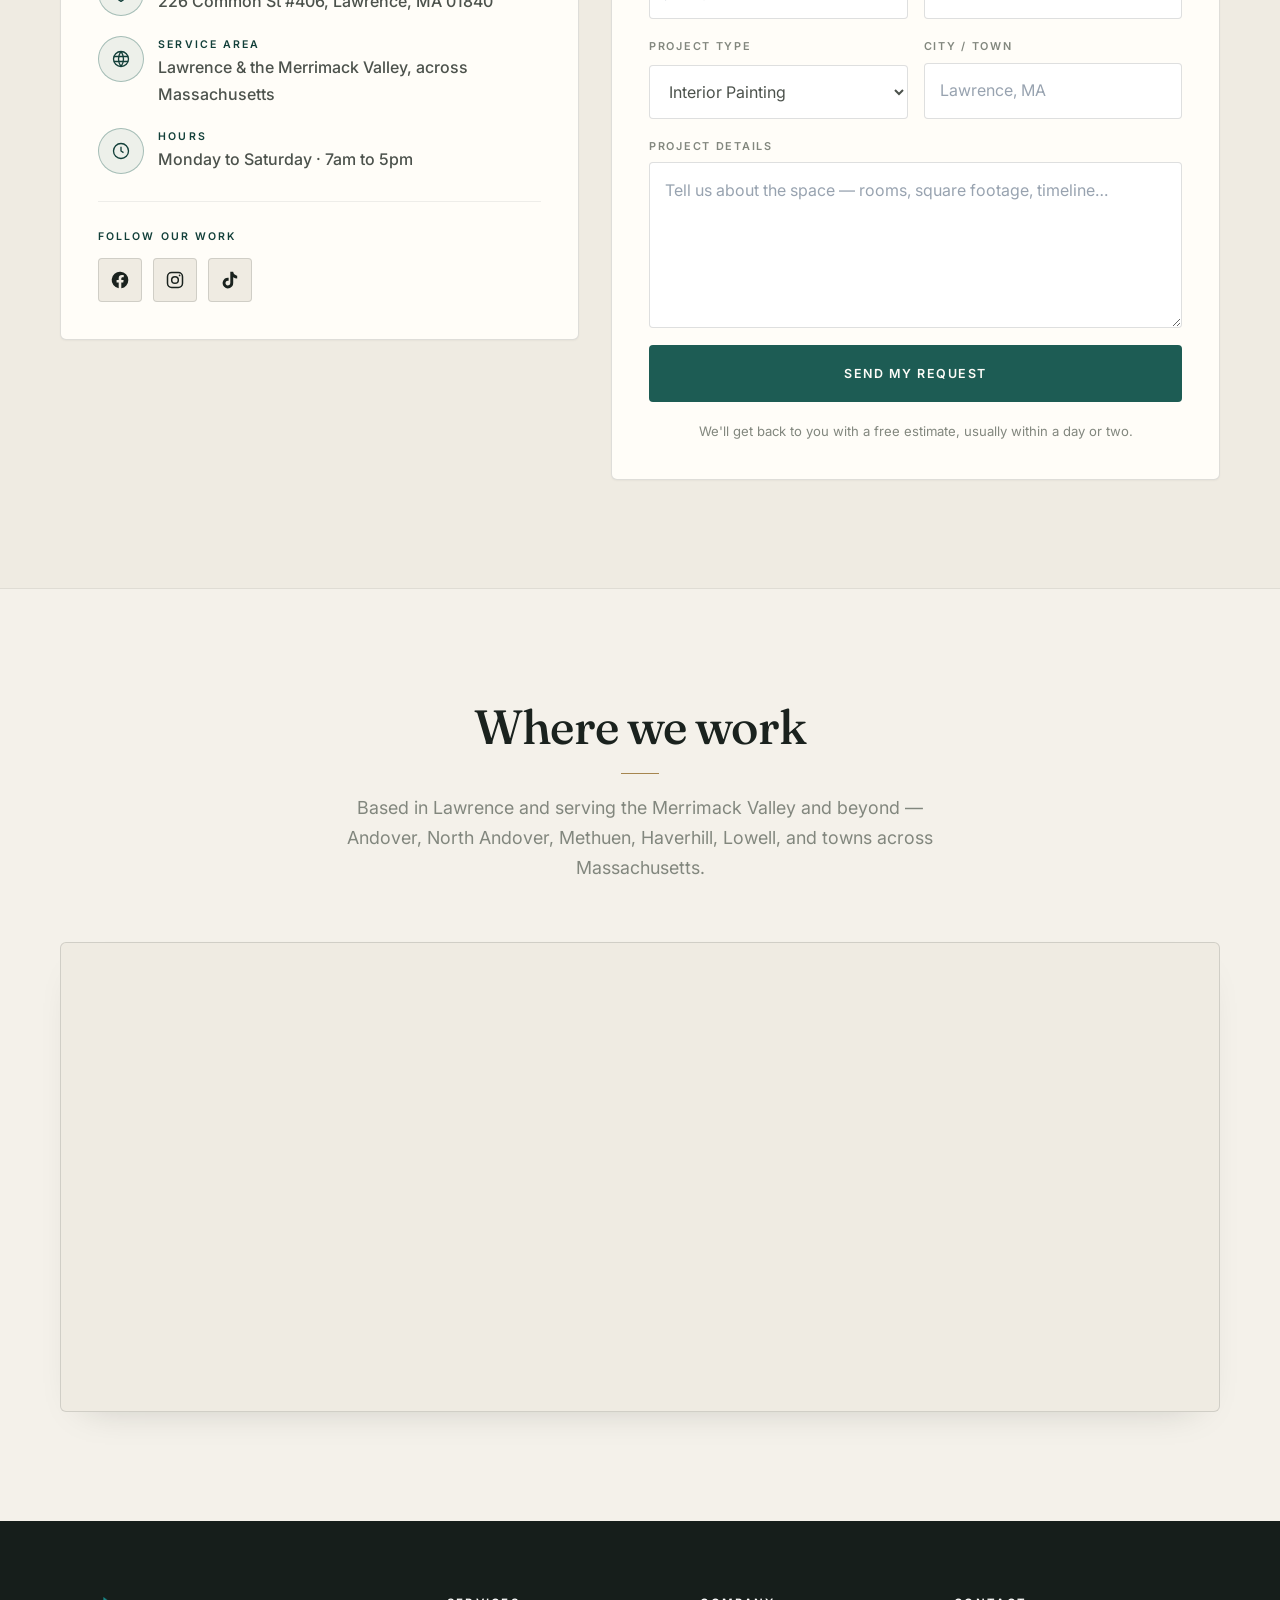
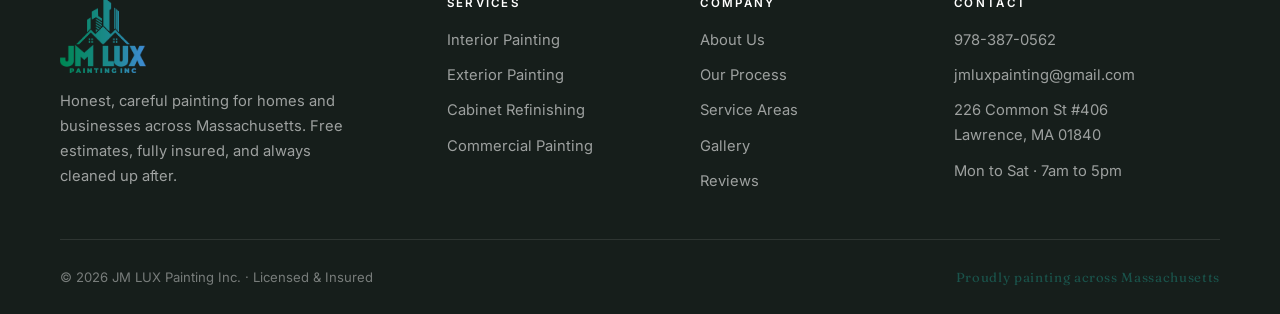
<file: contact.html>
<!DOCTYPE html>
<html lang="en">
<head>
  <meta charset="UTF-8" />
  <meta name="viewport" content="width=device-width, initial-scale=1.0" />
  <meta name="theme-color" content="#f4f1ea" />
  <title>About &amp; Contact | JM LUX Painting Inc. — Free Estimates in Lawrence, MA</title>
  <meta name="description" content="Meet JM LUX Painting and request a free estimate. Local painters based in Lawrence, MA, serving homes and businesses across Massachusetts. Call 978-387-0562." />

  <meta property="og:type" content="website" />
  <meta property="og:title" content="About &amp; Contact | JM LUX Painting Inc." />
  <meta property="og:description" content="Local painters based in Lawrence, MA. Free, detailed written estimates, fully licensed and insured. Let's talk about your project." />
  <meta property="og:image" content="assets/img/portfolio/team-consultation.jpg" />
  <meta property="og:locale" content="en_US" />

  <link rel="icon" href="assets/img/favicon.svg" type="image/svg+xml" />
  <link rel="preconnect" href="https://fonts.googleapis.com" />
  <link rel="preconnect" href="https://fonts.gstatic.com" crossorigin />
  <link href="https://fonts.googleapis.com/css2?family=Fraunces:ital,opsz,wght@0,9..144,400;0,9..144,500;0,9..144,600;1,9..144,400;1,9..144,500&family=Inter:wght@400;500;600;700&display=swap" rel="stylesheet" />
  <link rel="stylesheet" href="assets/css/styles.css?v=16" />
</head>
<body>
  <a class="skip-link" href="#main">Skip to content</a>


  <!-- ============ HEADER ============ -->
  <header class="site-header" id="top" data-header>
    <div class="container header-inner">
      <a class="brand" href="index.html" aria-label="JM LUX Painting, home">
        <img class="brand-logo" src="assets/img/logo.png" alt="JM LUX Painting Inc. logo" width="884" height="783" />
      </a>

      <nav class="nav" aria-label="Primary">
        <ul class="nav-list" data-nav>
          <li><a href="index.html">Home</a></li>
          <li><a href="services.html">Services</a></li>
          <li><a href="areas.html">Areas</a></li>
          <li><a href="gallery.html">Gallery</a></li>
          <li><a href="contact.html" aria-current="page">Contact</a></li>
        </ul>
      </nav>

      <div class="header-actions">
        <a class="phone-link" href="tel:+19783870562">
          <svg viewBox="0 0 24 24" fill="none" stroke="currentColor" stroke-width="1.8" aria-hidden="true"><path d="M22 16.92v3a2 2 0 0 1-2.18 2 19.79 19.79 0 0 1-8.63-3.07 19.5 19.5 0 0 1-6-6 19.79 19.79 0 0 1-3.07-8.67A2 2 0 0 1 4.11 2h3a2 2 0 0 1 2 1.72c.13.96.36 1.9.7 2.81a2 2 0 0 1-.45 2.11L8.09 9.91a16 16 0 0 0 6 6l1.27-1.27a2 2 0 0 1 2.11-.45c.9.34 1.85.57 2.81.7A2 2 0 0 1 22 16.92z"/></svg>
          <span>978-387-0562</span>
        </a>
        <a class="btn btn-gold btn-sm header-cta" href="#contact">Free Estimate</a>
        <button class="nav-toggle" data-nav-toggle aria-label="Open menu" aria-expanded="false" aria-controls="mobile-nav">
          <span></span><span></span><span></span>
        </button>
      </div>
    </div>
  </header>

  <div class="mobile-nav" id="mobile-nav" data-mobile-nav hidden>
    <ul>
      <li><a href="index.html">Home</a></li>
      <li><a href="services.html">Services</a></li>
      <li><a href="areas.html">Areas</a></li>
      <li><a href="gallery.html">Gallery</a></li>
      <li><a href="contact.html" aria-current="page">Contact</a></li>
    </ul>
    <a class="btn btn-gold" href="#contact">Get a Free Estimate</a>
    <a class="phone-link phone-link--lg" href="tel:+19783870562">Call 978-387-0562</a>
  </div>

  <main id="main">
    <!-- ============ PAGE HERO ============ -->
    <section class="page-hero">
      <span class="geo geo--ring anim-spin" style="width:300px;height:300px;top:-80px;right:-90px" aria-hidden="true"></span>
      <span class="geo geo--dots anim-float" style="width:120px;height:80px;right:6%;bottom:-12px" aria-hidden="true"></span>
      <div class="container">
        <nav class="crumbs" aria-label="Breadcrumb">
          <a href="index.html">Home</a><span aria-hidden="true">/</span><span>Contact</span>
        </nav>
        <h1>Let's talk about <span class="accent">your project.</span></h1>
        <p class="lead">Tell us a little about what you have in mind and we'll get back to you with a free estimate, usually within a day or two.</p>
      </div>
    </section>

    <!-- ============ ABOUT ============ -->
    <section class="section" id="about">
      <div class="container about-layout">
        <div class="about-visual reveal" data-reveal>
          <div class="about-frame">
            <img src="assets/img/portfolio/team-consultation.jpg" alt="JM LUX crew reviewing a finished navy accent wall with a happy client" loading="lazy" />
          </div>
          <div class="about-badge"><strong>5.0★</strong><span>Average customer rating</span></div>
        </div>
        <div class="about-copy reveal" data-reveal>
          <h2 class="section-title">Local painters who care how it turns out.</h2>
          <p>JM LUX started with one simple idea: give people across Massachusetts a paint job worth telling their friends about. No cut corners, no surprise charges, just clean lines and work that holds up to a close look.</p>
          <p>We're based in Lawrence and work all over the area. We've built our name one job at a time, and whether it's a small bedroom or a busy storefront, we treat the place like it's our own.</p>
          <ul class="about-points">
            <li><span class="check">✓</span> Residential &amp; commercial projects</li>
            <li><span class="check">✓</span> Free, detailed written estimates</li>
            <li><span class="check">✓</span> Fully licensed &amp; insured</li>
            <li><span class="check">✓</span> Open Monday through Saturday, 7am to 5pm</li>
          </ul>
        </div>
      </div>
    </section>

    <!-- ============ CONTACT ============ -->
    <section class="section section--cloud" id="contact">
      <div class="container">
        <header class="section-head section-head--center reveal" data-reveal>
          <h2 class="section-title">Request your free estimate</h2>
          <p class="section-sub">Fill out the form and we'll get back to you, usually within a day or two. Prefer to talk it through? Call or email us anytime.</p>
        </header>
        <div class="contact-layout">
          <div class="contact-info card reveal" data-reveal>
            <ul class="contact-list">
              <li>
                <span class="ci-ico" aria-hidden="true"><svg viewBox="0 0 24 24" fill="none" stroke="currentColor" stroke-width="1.6"><path d="M22 16.92v3a2 2 0 0 1-2.18 2 19.79 19.79 0 0 1-8.63-3.07 19.5 19.5 0 0 1-6-6 19.79 19.79 0 0 1-3.07-8.67A2 2 0 0 1 4.11 2h3a2 2 0 0 1 2 1.72c.13.96.36 1.9.7 2.81a2 2 0 0 1-.45 2.11L8.09 9.91a16 16 0 0 0 6 6l1.27-1.27a2 2 0 0 1 2.11-.45c.9.34 1.85.57 2.81.7A2 2 0 0 1 22 16.92z"/></svg></span>
                <div><span class="ci-label">Phone</span><a href="tel:+19783870562">978-387-0562</a></div>
              </li>
              <li>
                <span class="ci-ico" aria-hidden="true"><svg viewBox="0 0 24 24" fill="none" stroke="currentColor" stroke-width="1.6"><rect x="3" y="5" width="18" height="14" rx="2"/><path d="m3 7 9 6 9-6"/></svg></span>
                <div><span class="ci-label">Email</span><a href="mailto:jmluxpainting@gmail.com">jmluxpainting@gmail.com</a></div>
              </li>
              <li>
                <span class="ci-ico" aria-hidden="true"><svg viewBox="0 0 24 24" fill="none" stroke="currentColor" stroke-width="1.6"><path d="M21 10c0 7-9 12-9 12s-9-5-9-12a9 9 0 0 1 18 0z"/><circle cx="12" cy="10" r="3"/></svg></span>
                <div><span class="ci-label">Office</span><span>226 Common St #406, Lawrence, MA 01840</span></div>
              </li>
              <li>
                <span class="ci-ico" aria-hidden="true"><svg viewBox="0 0 24 24" fill="none" stroke="currentColor" stroke-width="1.6"><circle cx="12" cy="12" r="9"/><path d="M3.5 9h17M3.5 15h17M12 3a15 15 0 0 1 0 18M12 3a15 15 0 0 0 0 18"/></svg></span>
                <div><span class="ci-label">Service Area</span><span>Lawrence &amp; the Merrimack Valley, across Massachusetts</span></div>
              </li>
              <li>
                <span class="ci-ico" aria-hidden="true"><svg viewBox="0 0 24 24" fill="none" stroke="currentColor" stroke-width="1.6"><circle cx="12" cy="12" r="9"/><path d="M12 7v5l3 2"/></svg></span>
                <div><span class="ci-label">Hours</span><span>Monday to Saturday · 7am to 5pm</span></div>
              </li>
            </ul>
            <div class="contact-social">
              <span class="ci-label">Follow our work</span>
              <div class="social-row">
                <a href="https://www.facebook.com/JMluxpainting/" target="_blank" rel="noopener" aria-label="JM LUX Painting on Facebook" class="social-link"><svg viewBox="0 0 24 24" fill="currentColor" aria-hidden="true"><path d="M22 12a10 10 0 1 0-11.56 9.88v-6.99H7.9V12h2.54V9.8c0-2.5 1.49-3.89 3.78-3.89 1.09 0 2.24.2 2.24.2v2.46h-1.26c-1.24 0-1.63.77-1.63 1.56V12h2.78l-.44 2.89h-2.34v6.99A10 10 0 0 0 22 12z"/></svg></a>
                <a href="https://www.instagram.com/jmluxpainting/" target="_blank" rel="noopener" aria-label="JM LUX Painting on Instagram" class="social-link"><svg viewBox="0 0 24 24" fill="none" stroke="currentColor" stroke-width="1.8" aria-hidden="true"><rect x="3" y="3" width="18" height="18" rx="5"/><circle cx="12" cy="12" r="4"/><circle cx="17.5" cy="6.5" r="1" fill="currentColor" stroke="none"/></svg></a>
                <a href="https://www.tiktok.com/@jmluxpainting" target="_blank" rel="noopener" aria-label="JM LUX Painting on TikTok" class="social-link"><svg viewBox="0 0 24 24" fill="currentColor" aria-hidden="true"><path d="M19.59 6.69a4.83 4.83 0 0 1-3.77-4.25V2h-3.45v13.67a2.89 2.89 0 0 1-5.2 1.74 2.89 2.89 0 0 1 2.31-4.64c.3 0 .59.05.87.13V9.4a6.84 6.84 0 0 0-1-.05A6.33 6.33 0 0 0 5 20.1a6.34 6.34 0 0 0 10.86-4.43v-7a8.16 8.16 0 0 0 4.77 1.52v-3.4a4.85 4.85 0 0 1-1.04-.1z"/></svg></a>
              </div>
            </div>
          </div>

          <form class="contact-form card reveal" data-reveal data-contact-form novalidate>
            <div class="field"><label for="name">Name</label><input type="text" id="name" name="name" autocomplete="name" required placeholder="Jane Doe" /></div>
            <div class="field-row">
              <div class="field"><label for="email">Email</label><input type="email" id="email" name="email" autocomplete="email" required placeholder="jane@email.com" /></div>
              <div class="field"><label for="phone">Phone</label><input type="tel" id="phone" name="phone" autocomplete="tel" placeholder="(978) 555-0123" /></div>
            </div>
            <div class="field-row">
              <div class="field">
                <label for="service">Project type</label>
                <select id="service" name="service">
                  <option>Interior Painting</option><option>Exterior Painting</option><option>Cabinet Refinishing</option><option>Wood Staining</option><option>Specialty Finishes</option><option>Decks &amp; Porches</option><option>Railings &amp; Stairs</option><option>Commercial Painting</option><option>Other</option>
                </select>
              </div>
              <div class="field"><label for="location">City / Town</label><input type="text" id="location" name="location" autocomplete="address-level2" placeholder="Lawrence, MA" /></div>
            </div>
            <div class="field"><label for="message">Project details</label><textarea id="message" name="message" rows="5" placeholder="Tell us about the space — rooms, square footage, timeline…"></textarea></div>
            <button type="submit" class="btn btn-gold btn-lg btn-block">Send My Request</button>
            <p class="form-note" data-form-note>We'll get back to you with a free estimate, usually within a day or two.</p>
          </form>
        </div>
      </div>
    </section>

    <!-- ============ SERVICE AREA ============ -->
    <section class="section" id="service-area">
      <div class="container">
        <header class="section-head section-head--center reveal" data-reveal>
          <h2 class="section-title">Where we work</h2>
          <p class="section-sub">Based in Lawrence and serving the Merrimack Valley and beyond — Andover, North Andover, Methuen, Haverhill, Lowell, and towns across Massachusetts.</p>
        </header>
        <div class="map-frame reveal" data-reveal>
          <iframe
            title="Map of the JM LUX Painting service area around Lawrence, Massachusetts"
            src="https://www.google.com/maps?q=JM%20LUX%20Painting,%20226%20Common%20St%20%23406,%20Lawrence,%20MA%2001840&z=10&output=embed"
            width="600" height="450" loading="lazy" referrerpolicy="no-referrer-when-downgrade" allowfullscreen></iframe>
        </div>
      </div>
    </section>
  </main>

  <!-- ============ FOOTER ============ -->
  <footer class="site-footer">
    <div class="container footer-grid">
      <div class="footer-brand">
        <img class="footer-logo" src="assets/img/logo.png" alt="JM LUX Painting Inc. logo" width="884" height="783" loading="lazy" />
        <p>Honest, careful painting for homes and businesses across Massachusetts. Free estimates, fully insured, and always cleaned up after.</p>
      </div>
      <div class="footer-col">
        <h4>Services</h4>
        <ul><li><a href="services.html">Interior Painting</a></li><li><a href="services.html">Exterior Painting</a></li><li><a href="services.html">Cabinet Refinishing</a></li><li><a href="services.html">Commercial Painting</a></li></ul>
      </div>
      <div class="footer-col">
        <h4>Company</h4>
        <ul><li><a href="contact.html#about">About Us</a></li><li><a href="services.html#process">Our Process</a></li><li><a href="areas.html">Service Areas</a></li><li><a href="gallery.html">Gallery</a></li><li><a href="index.html#reviews">Reviews</a></li></ul>
      </div>
      <div class="footer-col">
        <h4>Contact</h4>
        <ul><li><a href="tel:+19783870562">978-387-0562</a></li><li><a href="mailto:jmluxpainting@gmail.com">jmluxpainting@gmail.com</a></li><li>226 Common St #406<br />Lawrence, MA 01840</li><li>Mon to Sat · 7am to 5pm</li></ul>
      </div>
    </div>
    <div class="container footer-bottom">
      <p>© <span data-year>2026</span> JM LUX Painting Inc. · Licensed &amp; Insured</p>
      <p class="footer-credit">Proudly painting across Massachusetts</p>
    </div>
  </footer>

  <a class="back-to-top" href="#top" aria-label="Back to top" data-back-to-top>
    <svg viewBox="0 0 24 24" fill="none" stroke="currentColor" stroke-width="2" aria-hidden="true"><path d="m18 15-6-6-6 6"/></svg>
  </a>

  <script src="assets/js/main.js?v=13" defer></script>
</body>
</html>
</file>
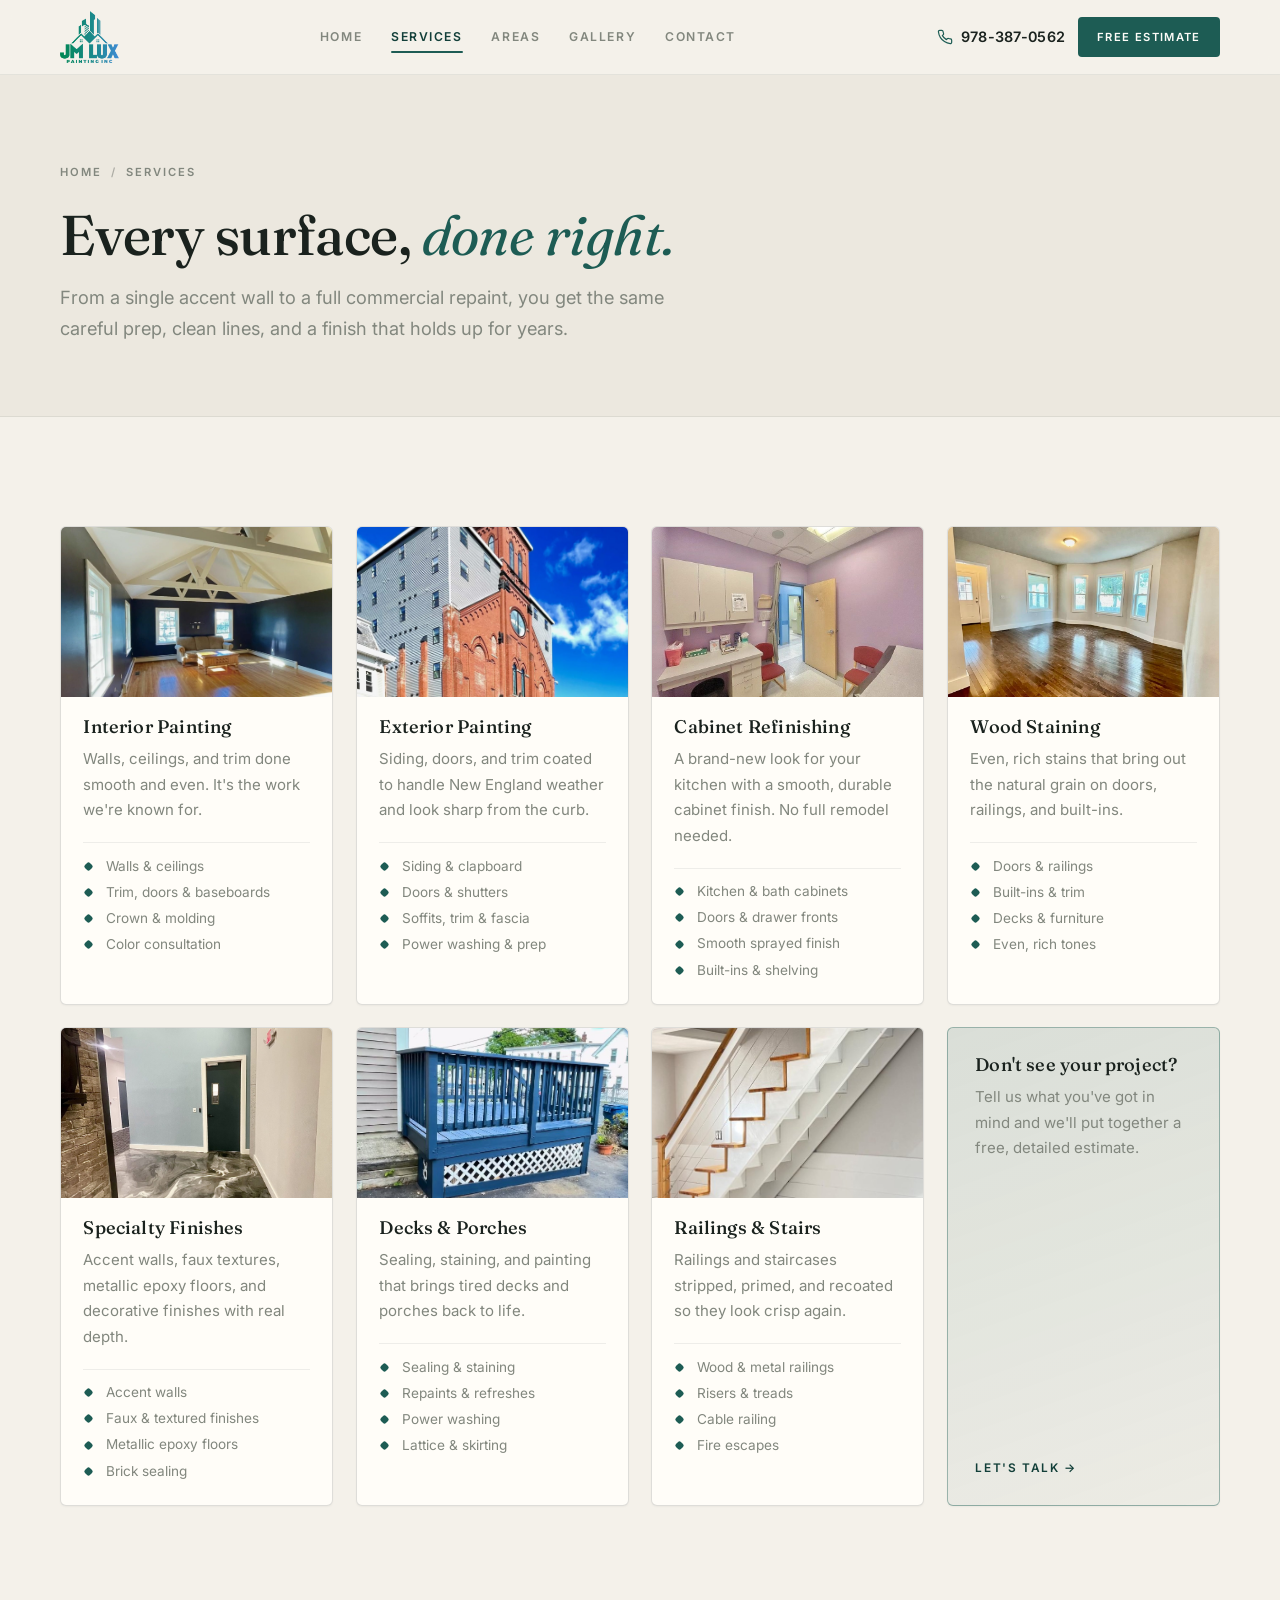
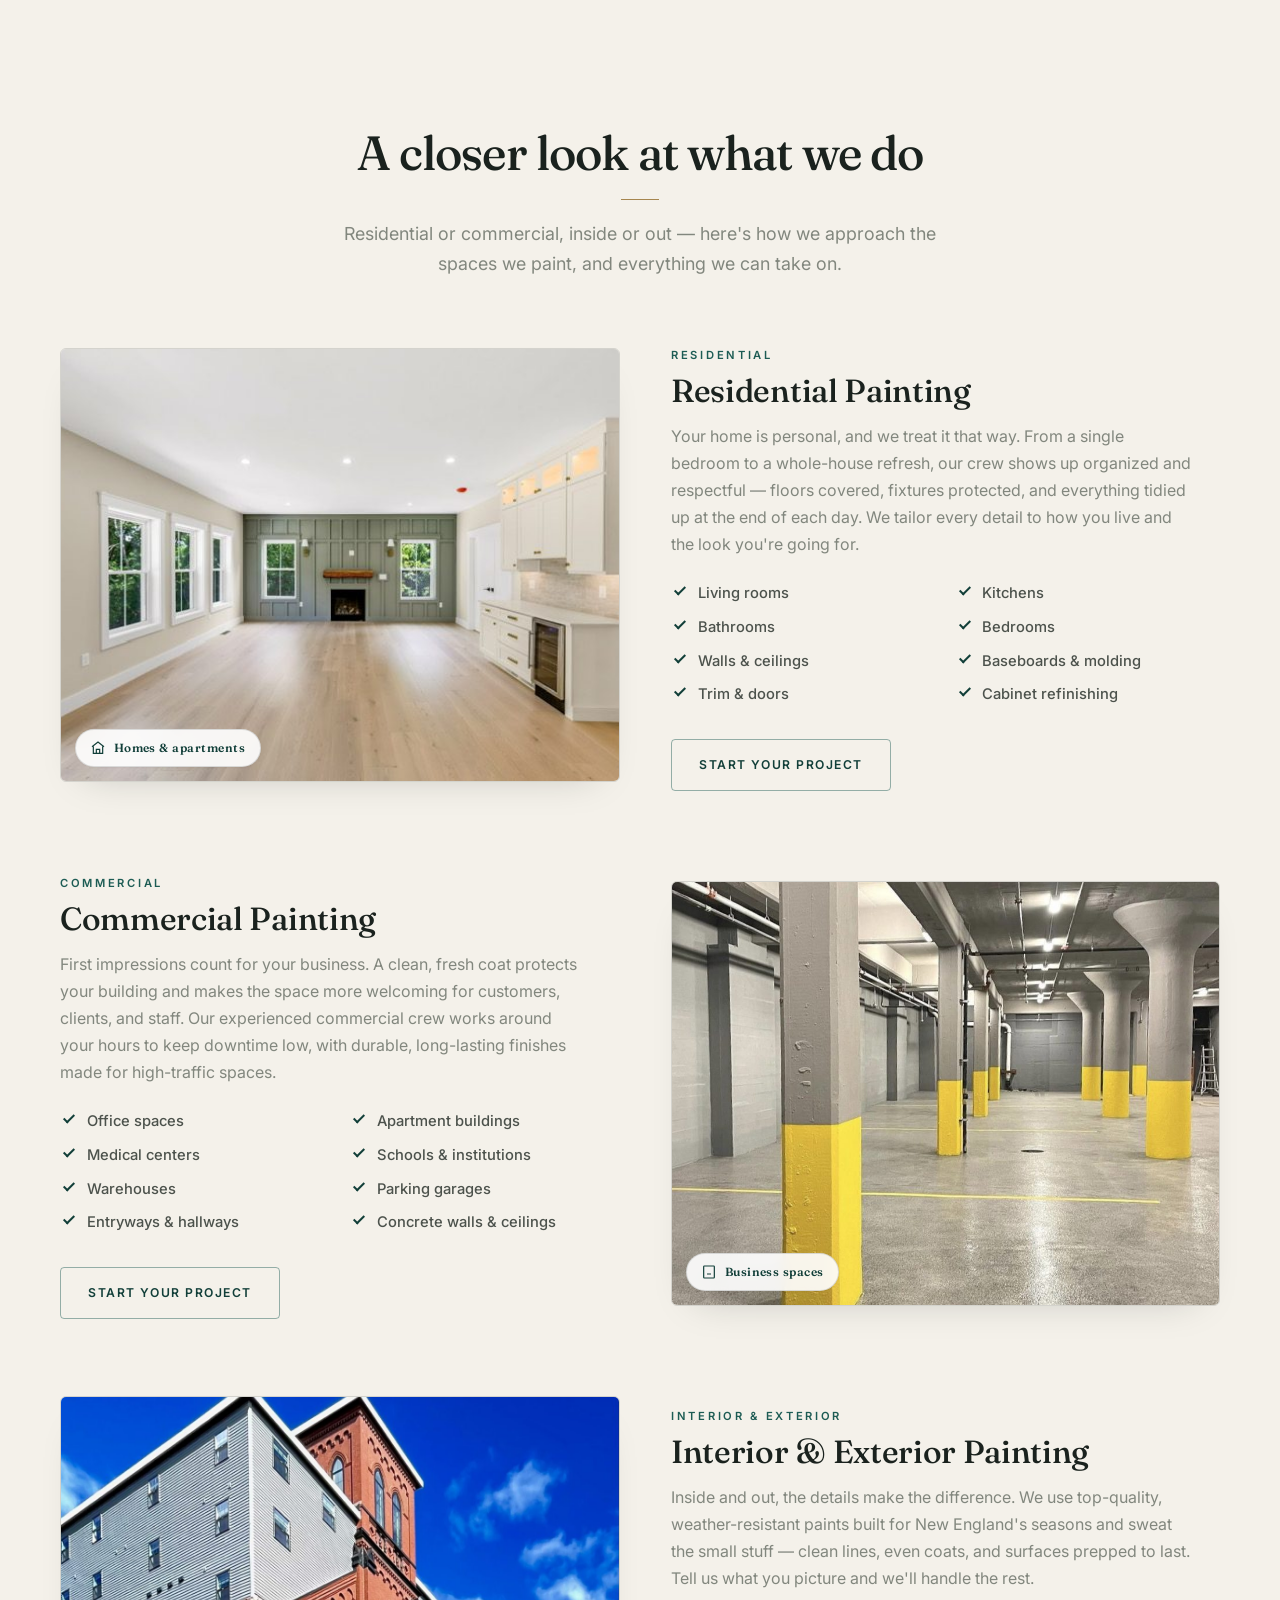
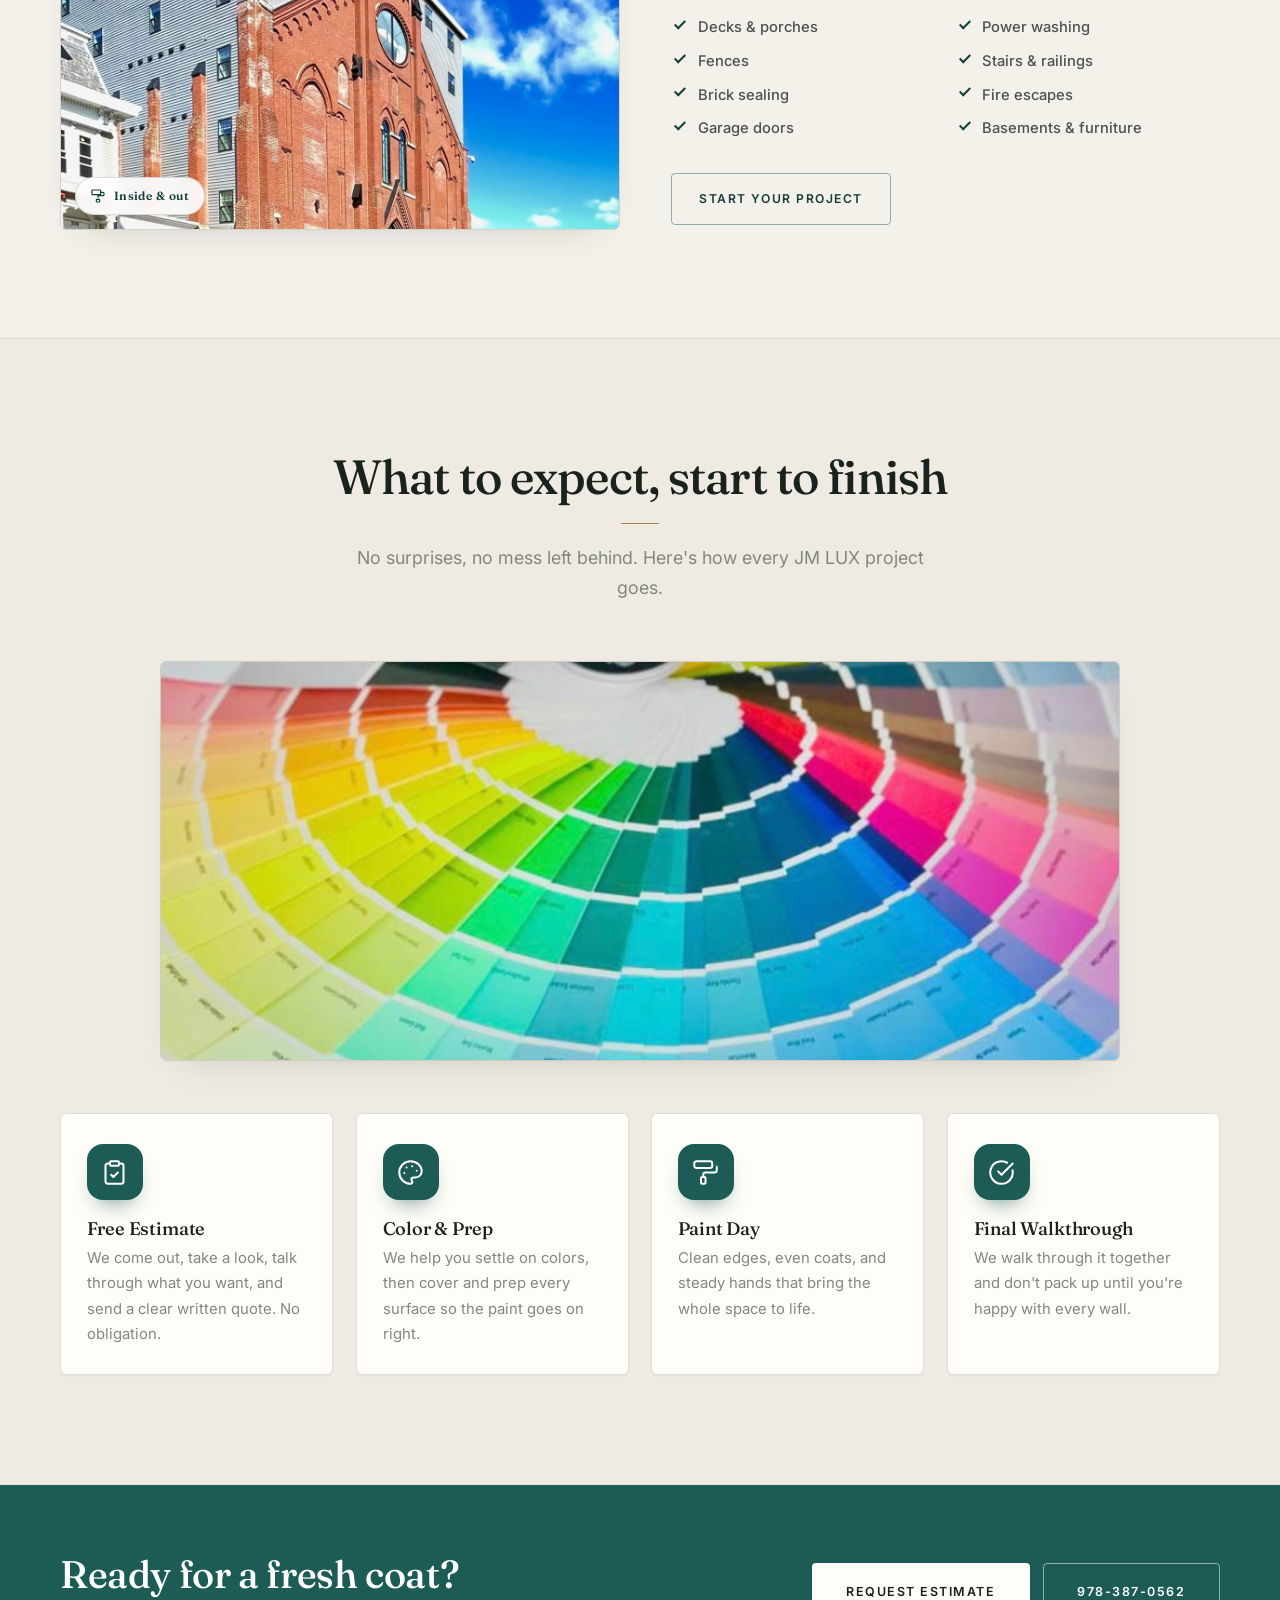
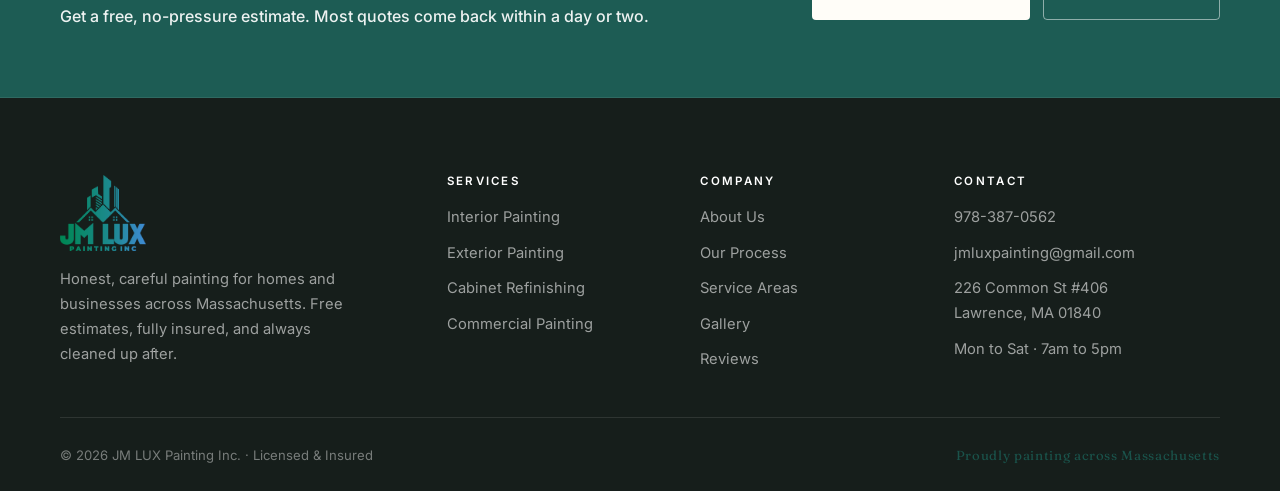
<file: services.html>
<!DOCTYPE html>
<html lang="en">
<head>
  <meta charset="UTF-8" />
  <meta name="viewport" content="width=device-width, initial-scale=1.0" />
  <meta name="theme-color" content="#f4f1ea" />
  <title>Our Services | JM LUX Painting Inc. — Interior, Exterior &amp; Commercial</title>
  <meta name="description" content="Interior and exterior painting, cabinet refinishing, wood staining, specialty finishes, decks, railings, and commercial work across Massachusetts. See our process and get a free estimate." />

  <meta property="og:type" content="website" />
  <meta property="og:title" content="Our Services | JM LUX Painting Inc." />
  <meta property="og:description" content="From interior repaints to commercial projects — careful prep, clean lines, and a finish that lasts. Free estimates: 978-387-0562." />
  <meta property="og:image" content="assets/img/hero.jpg" />
  <meta property="og:locale" content="en_US" />

  <link rel="icon" href="assets/img/favicon.svg" type="image/svg+xml" />
  <link rel="preconnect" href="https://fonts.googleapis.com" />
  <link rel="preconnect" href="https://fonts.gstatic.com" crossorigin />
  <link href="https://fonts.googleapis.com/css2?family=Fraunces:ital,opsz,wght@0,9..144,400;0,9..144,500;0,9..144,600;1,9..144,400;1,9..144,500&family=Inter:wght@400;500;600;700&display=swap" rel="stylesheet" />
  <link rel="stylesheet" href="assets/css/styles.css?v=16" />
  <link rel="stylesheet" href="assets/css/services.css?v=3" />
</head>
<body>
  <a class="skip-link" href="#main">Skip to content</a>


  <!-- ============ HEADER ============ -->
  <header class="site-header" id="top" data-header>
    <div class="container header-inner">
      <a class="brand" href="index.html" aria-label="JM LUX Painting, home">
        <img class="brand-logo" src="assets/img/logo.png" alt="JM LUX Painting Inc. logo" width="884" height="783" />
      </a>

      <nav class="nav" aria-label="Primary">
        <ul class="nav-list" data-nav>
          <li><a href="index.html">Home</a></li>
          <li><a href="services.html" aria-current="page">Services</a></li>
          <li><a href="areas.html">Areas</a></li>
          <li><a href="gallery.html">Gallery</a></li>
          <li><a href="contact.html">Contact</a></li>
        </ul>
      </nav>

      <div class="header-actions">
        <a class="phone-link" href="tel:+19783870562">
          <svg viewBox="0 0 24 24" fill="none" stroke="currentColor" stroke-width="1.8" aria-hidden="true"><path d="M22 16.92v3a2 2 0 0 1-2.18 2 19.79 19.79 0 0 1-8.63-3.07 19.5 19.5 0 0 1-6-6 19.79 19.79 0 0 1-3.07-8.67A2 2 0 0 1 4.11 2h3a2 2 0 0 1 2 1.72c.13.96.36 1.9.7 2.81a2 2 0 0 1-.45 2.11L8.09 9.91a16 16 0 0 0 6 6l1.27-1.27a2 2 0 0 1 2.11-.45c.9.34 1.85.57 2.81.7A2 2 0 0 1 22 16.92z"/></svg>
          <span>978-387-0562</span>
        </a>
        <a class="btn btn-gold btn-sm header-cta" href="contact.html">Free Estimate</a>
        <button class="nav-toggle" data-nav-toggle aria-label="Open menu" aria-expanded="false" aria-controls="mobile-nav">
          <span></span><span></span><span></span>
        </button>
      </div>
    </div>
  </header>

  <div class="mobile-nav" id="mobile-nav" data-mobile-nav hidden>
    <ul>
      <li><a href="index.html">Home</a></li>
      <li><a href="services.html" aria-current="page">Services</a></li>
      <li><a href="areas.html">Areas</a></li>
      <li><a href="gallery.html">Gallery</a></li>
      <li><a href="contact.html">Contact</a></li>
    </ul>
    <a class="btn btn-gold" href="contact.html">Get a Free Estimate</a>
    <a class="phone-link phone-link--lg" href="tel:+19783870562">Call 978-387-0562</a>
  </div>

  <main id="main">
    <!-- ============ PAGE HERO ============ -->
    <section class="page-hero">
      <span class="geo geo--ring anim-spin" style="width:300px;height:300px;top:-80px;right:-90px" aria-hidden="true"></span>
      <span class="geo geo--dots anim-float" style="width:120px;height:80px;right:6%;bottom:-12px" aria-hidden="true"></span>
      <div class="container">
        <nav class="crumbs" aria-label="Breadcrumb">
          <a href="index.html">Home</a><span aria-hidden="true">/</span><span>Services</span>
        </nav>
        <h1>Every surface, <span class="accent">done right.</span></h1>
        <p class="lead">From a single accent wall to a full commercial repaint, you get the same careful prep, clean lines, and a finish that holds up for years.</p>
      </div>
    </section>

    <!-- ============ SERVICES ============ -->
    <section class="section" id="services">
      <div class="container">
        <div class="grid services-grid">
          <article class="card service-card reveal" data-reveal>
            <div class="svc-media"><img src="assets/img/portfolio/navy-vaulted-great-room.jpg" alt="Great room with deep navy walls and a white vaulted, beamed ceiling" loading="lazy" /></div>
            <div class="svc-body"><h3>Interior Painting</h3><p>Walls, ceilings, and trim done smooth and even. It's the work we're known for.</p>
              <ul class="svc-list"><li>Walls &amp; ceilings</li><li>Trim, doors &amp; baseboards</li><li>Crown &amp; molding</li><li>Color consultation</li></ul></div>
          </article>
          <article class="card service-card reveal" data-reveal>
            <div class="svc-media"><img src="assets/img/portfolio/brick-exterior.jpg" alt="Repainted multi-story brick building exterior" loading="lazy" /></div>
            <div class="svc-body"><h3>Exterior Painting</h3><p>Siding, doors, and trim coated to handle New England weather and look sharp from the curb.</p>
              <ul class="svc-list"><li>Siding &amp; clapboard</li><li>Doors &amp; shutters</li><li>Soffits, trim &amp; fascia</li><li>Power washing &amp; prep</li></ul></div>
          </article>
          <article class="card service-card reveal" data-reveal>
            <div class="svc-media"><img src="assets/img/portfolio/two-tone-kitchen.jpg" alt="Kitchen with refinished white cabinetry and soft mauve walls" loading="lazy" /></div>
            <div class="svc-body"><h3>Cabinet Refinishing</h3><p>A brand-new look for your kitchen with a smooth, durable cabinet finish. No full remodel needed.</p>
              <ul class="svc-list"><li>Kitchen &amp; bath cabinets</li><li>Doors &amp; drawer fronts</li><li>Smooth sprayed finish</li><li>Built-ins &amp; shelving</li></ul></div>
          </article>
          <article class="card service-card reveal" data-reveal>
            <div class="svc-media"><img src="assets/img/portfolio/hardwood-room.jpg" alt="Room with stained hardwood floors and clean white walls" loading="lazy" /></div>
            <div class="svc-body"><h3>Wood Staining</h3><p>Even, rich stains that bring out the natural grain on doors, railings, and built-ins.</p>
              <ul class="svc-list"><li>Doors &amp; railings</li><li>Built-ins &amp; trim</li><li>Decks &amp; furniture</li><li>Even, rich tones</li></ul></div>
          </article>
          <article class="card service-card reveal" data-reveal>
            <div class="svc-media"><img src="assets/img/portfolio/epoxy-entry.jpg" alt="Commercial entry with a teal accent wall and metallic epoxy floor" loading="lazy" /></div>
            <div class="svc-body"><h3>Specialty Finishes</h3><p>Accent walls, faux textures, metallic epoxy floors, and decorative finishes with real depth.</p>
              <ul class="svc-list"><li>Accent walls</li><li>Faux &amp; textured finishes</li><li>Metallic epoxy floors</li><li>Brick sealing</li></ul></div>
          </article>
          <article class="card service-card reveal" data-reveal>
            <div class="svc-media"><img src="assets/img/portfolio/deck-porch.jpg" alt="Navy-blue painted deck with railings and white lattice skirting" loading="lazy" /></div>
            <div class="svc-body"><h3>Decks &amp; Porches</h3><p>Sealing, staining, and painting that brings tired decks and porches back to life.</p>
              <ul class="svc-list"><li>Sealing &amp; staining</li><li>Repaints &amp; refreshes</li><li>Power washing</li><li>Lattice &amp; skirting</li></ul></div>
          </article>
          <article class="card service-card reveal" data-reveal>
            <div class="svc-media"><img src="assets/img/portfolio/railings-stairs.jpg" alt="Staircase with white risers, a stained wood handrail, and horizontal cable railing" loading="lazy" /></div>
            <div class="svc-body"><h3>Railings &amp; Stairs</h3><p>Railings and staircases stripped, primed, and recoated so they look crisp again.</p>
              <ul class="svc-list"><li>Wood &amp; metal railings</li><li>Risers &amp; treads</li><li>Cable railing</li><li>Fire escapes</li></ul></div>
          </article>
          <a class="card service-card service-card--cta reveal" data-reveal href="contact.html">
            <h3>Don't see your project?</h3>
            <p>Tell us what you've got in mind and we'll put together a free, detailed estimate.</p>
            <span class="card-arrow">Let's talk →</span>
          </a>
        </div>
      </div>
    </section>

    <!-- ============ IN-DEPTH SPECIALTIES ============ -->
    <section class="section" id="specialties">
      <div class="container">
        <header class="section-head section-head--center reveal" data-reveal>
          <h2 class="section-title">A closer look at what we do</h2>
          <p class="section-sub">Residential or commercial, inside or out — here's how we approach the spaces we paint, and everything we can take on.</p>
        </header>

        <div class="svc-detail-list">
          <!-- Residential -->
          <article class="svc-detail reveal" data-reveal>
            <div class="svc-detail-media">
              <img src="assets/img/portfolio/open-living-space.jpg" alt="Freshly painted open living space with hardwood floors" loading="lazy" />
              <span class="svc-detail-tag"><svg viewBox="0 0 24 24" fill="none" stroke="currentColor" stroke-width="1.8" aria-hidden="true"><path d="m3 10 9-7 9 7"/><path d="M5 9.5V20h14V9.5"/><path d="M9.5 20v-6h5v6"/></svg>Homes &amp; apartments</span>
            </div>
            <div class="svc-detail-body">
              <span class="eyebrow">Residential</span>
              <h3>Residential Painting</h3>
              <p>Your home is personal, and we treat it that way. From a single bedroom to a whole-house refresh, our crew shows up organized and respectful — floors covered, fixtures protected, and everything tidied up at the end of each day. We tailor every detail to how you live and the look you're going for.</p>
              <ul class="svc-check">
                <li>Living rooms</li>
                <li>Kitchens</li>
                <li>Bathrooms</li>
                <li>Bedrooms</li>
                <li>Walls &amp; ceilings</li>
                <li>Baseboards &amp; molding</li>
                <li>Trim &amp; doors</li>
                <li>Cabinet refinishing</li>
              </ul>
              <a class="btn btn-dark" href="contact.html">Start your project</a>
            </div>
          </article>

          <!-- Commercial -->
          <article class="svc-detail reveal" data-reveal>
            <div class="svc-detail-media">
              <img src="assets/img/portfolio/commercial-columns.jpg" alt="Large commercial hall with painted columns and high ceilings" loading="lazy" />
              <span class="svc-detail-tag"><svg viewBox="0 0 24 24" fill="none" stroke="currentColor" stroke-width="1.8" aria-hidden="true"><rect x="4" y="3" width="16" height="18" rx="1"/><path d="M9 7h.01M15 7h.01M9 11h.01M15 11h.01M9 15h6"/></svg>Business spaces</span>
            </div>
            <div class="svc-detail-body">
              <span class="eyebrow">Commercial</span>
              <h3>Commercial Painting</h3>
              <p>First impressions count for your business. A clean, fresh coat protects your building and makes the space more welcoming for customers, clients, and staff. Our experienced commercial crew works around your hours to keep downtime low, with durable, long-lasting finishes made for high-traffic spaces.</p>
              <ul class="svc-check">
                <li>Office spaces</li>
                <li>Apartment buildings</li>
                <li>Medical centers</li>
                <li>Schools &amp; institutions</li>
                <li>Warehouses</li>
                <li>Parking garages</li>
                <li>Entryways &amp; hallways</li>
                <li>Concrete walls &amp; ceilings</li>
              </ul>
              <a class="btn btn-dark" href="contact.html">Start your project</a>
            </div>
          </article>

          <!-- Interior & Exterior -->
          <article class="svc-detail reveal" data-reveal>
            <div class="svc-detail-media">
              <img src="assets/img/portfolio/brick-exterior.jpg" alt="Repainted multi-story brick building exterior" loading="lazy" />
              <span class="svc-detail-tag"><svg viewBox="0 0 24 24" fill="none" stroke="currentColor" stroke-width="1.8" aria-hidden="true"><rect x="3" y="3" width="13" height="7" rx="1"/><path d="M16 6.5h3.5a1.5 1.5 0 0 1 1.5 1.5v2a1.5 1.5 0 0 1-1.5 1.5H12v3"/><rect x="9.5" y="17" width="5" height="4" rx="1"/></svg>Inside &amp; out</span>
            </div>
            <div class="svc-detail-body">
              <span class="eyebrow">Interior &amp; Exterior</span>
              <h3>Interior &amp; Exterior Painting</h3>
              <p>Inside and out, the details make the difference. We use top-quality, weather-resistant paints built for New England's seasons and sweat the small stuff — clean lines, even coats, and surfaces prepped to last. Tell us what you picture and we'll handle the rest.</p>
              <ul class="svc-check">
                <li>Decks &amp; porches</li>
                <li>Power washing</li>
                <li>Fences</li>
                <li>Stairs &amp; railings</li>
                <li>Brick sealing</li>
                <li>Fire escapes</li>
                <li>Garage doors</li>
                <li>Basements &amp; furniture</li>
              </ul>
              <a class="btn btn-dark" href="contact.html">Start your project</a>
            </div>
          </article>
        </div>
      </div>
    </section>

    <!-- ============ PROCESS ============ -->
    <section class="section section--cloud" id="process">
      <div class="container">
        <header class="section-head section-head--center reveal" data-reveal>
          <h2 class="section-title">What to expect, start to finish</h2>
          <p class="section-sub">No surprises, no mess left behind. Here's how every JM LUX project goes.</p>
        </header>
        <figure class="process-feature reveal" data-reveal>
          <img src="assets/img/portfolio/color-deck.jpg" alt="Fan deck of paint color swatches beside a JM LUX paint can" loading="lazy" />
        </figure>
        <ol class="process">
          <li class="process-step reveal" data-reveal>
            <span class="process-icon" aria-hidden="true">
              <svg viewBox="0 0 24 24" fill="none" stroke="currentColor" stroke-width="1.8" stroke-linecap="round" stroke-linejoin="round"><rect x="8" y="2" width="8" height="4" rx="1"/><path d="M16 4h2a2 2 0 0 1 2 2v14a2 2 0 0 1-2 2H6a2 2 0 0 1-2-2V6a2 2 0 0 1 2-2h2"/><path d="m9 14 2 2 4-4"/></svg>
            </span>
            <h3>Free Estimate</h3><p>We come out, take a look, talk through what you want, and send a clear written quote. No obligation.</p>
          </li>
          <li class="process-step reveal" data-reveal>
            <span class="process-icon" aria-hidden="true">
              <svg viewBox="0 0 24 24" fill="none" stroke="currentColor" stroke-width="1.8" stroke-linecap="round" stroke-linejoin="round"><circle cx="13.5" cy="6.5" r=".9" fill="currentColor" stroke="none"/><circle cx="17.5" cy="10.5" r=".9" fill="currentColor" stroke="none"/><circle cx="8.5" cy="7.5" r=".9" fill="currentColor" stroke="none"/><circle cx="6.5" cy="12.5" r=".9" fill="currentColor" stroke="none"/><path d="M12 2C6.5 2 2 6.5 2 12s4.5 10 10 10c.926 0 1.648-.746 1.648-1.688 0-.437-.18-.835-.437-1.125-.29-.289-.438-.652-.438-1.125a1.64 1.64 0 0 1 1.668-1.668h1.996c3.051 0 5.555-2.503 5.555-5.554C21.965 6.012 17.461 2 12 2z"/></svg>
            </span>
            <h3>Color &amp; Prep</h3><p>We help you settle on colors, then cover and prep every surface so the paint goes on right.</p>
          </li>
          <li class="process-step reveal" data-reveal>
            <span class="process-icon" aria-hidden="true">
              <svg viewBox="0 0 24 24" fill="none" stroke="currentColor" stroke-width="1.8" stroke-linecap="round" stroke-linejoin="round"><rect x="2" y="2" width="16" height="6" rx="2"/><path d="M10 16v-2a2 2 0 0 1 2-2h8a2 2 0 0 0 2-2V7"/><rect x="8" y="16" width="4" height="6" rx="1"/></svg>
            </span>
            <h3>Paint Day</h3><p>Clean edges, even coats, and steady hands that bring the whole space to life.</p>
          </li>
          <li class="process-step reveal" data-reveal>
            <span class="process-icon" aria-hidden="true">
              <svg viewBox="0 0 24 24" fill="none" stroke="currentColor" stroke-width="1.8" stroke-linecap="round" stroke-linejoin="round"><path d="M21.801 10A10 10 0 1 1 17 3.335"/><path d="m9 11 3 3L22 4"/></svg>
            </span>
            <h3>Final Walkthrough</h3><p>We walk through it together and don't pack up until you're happy with every wall.</p>
          </li>
        </ol>
      </div>
    </section>

    <!-- ============ CTA BANNER ============ -->
    <section class="cta-banner">
      <div class="container cta-inner reveal" data-reveal>
        <div>
          <h2>Ready for a fresh coat?</h2>
          <p>Get a free, no-pressure estimate. Most quotes come back within a day or two.</p>
        </div>
        <div class="cta-actions">
          <a class="btn btn-white btn-lg" href="contact.html">Request Estimate</a>
          <a class="btn btn-outline-light btn-lg" href="tel:+19783870562">978-387-0562</a>
        </div>
      </div>
    </section>
  </main>

  <!-- ============ FOOTER ============ -->
  <footer class="site-footer">
    <div class="container footer-grid">
      <div class="footer-brand">
        <img class="footer-logo" src="assets/img/logo.png" alt="JM LUX Painting Inc. logo" width="884" height="783" loading="lazy" />
        <p>Honest, careful painting for homes and businesses across Massachusetts. Free estimates, fully insured, and always cleaned up after.</p>
      </div>
      <div class="footer-col">
        <h4>Services</h4>
        <ul><li><a href="services.html">Interior Painting</a></li><li><a href="services.html">Exterior Painting</a></li><li><a href="services.html">Cabinet Refinishing</a></li><li><a href="services.html">Commercial Painting</a></li></ul>
      </div>
      <div class="footer-col">
        <h4>Company</h4>
        <ul><li><a href="contact.html#about">About Us</a></li><li><a href="services.html#process">Our Process</a></li><li><a href="areas.html">Service Areas</a></li><li><a href="gallery.html">Gallery</a></li><li><a href="index.html#reviews">Reviews</a></li></ul>
      </div>
      <div class="footer-col">
        <h4>Contact</h4>
        <ul><li><a href="tel:+19783870562">978-387-0562</a></li><li><a href="mailto:jmluxpainting@gmail.com">jmluxpainting@gmail.com</a></li><li>226 Common St #406<br />Lawrence, MA 01840</li><li>Mon to Sat · 7am to 5pm</li></ul>
      </div>
    </div>
    <div class="container footer-bottom">
      <p>© <span data-year>2026</span> JM LUX Painting Inc. · Licensed &amp; Insured</p>
      <p class="footer-credit">Proudly painting across Massachusetts</p>
    </div>
  </footer>

  <a class="back-to-top" href="#top" aria-label="Back to top" data-back-to-top>
    <svg viewBox="0 0 24 24" fill="none" stroke="currentColor" stroke-width="2" aria-hidden="true"><path d="m18 15-6-6-6 6"/></svg>
  </a>

  <script src="assets/js/main.js?v=13" defer></script>
</body>
</html>
</file>
<file: assets/css/styles.css>
/* =====================================================================
   JM LUX Painting styles
   Warm editorial light theme — bone paper, deep ink, one petrol accent
   Type: Fraunces (serif display) · Inter (sans UI/body)
   ===================================================================== */

:root {
  /* single, restrained accent — a deep petrol teal that bridges the
     logo's teal-blue without the rainbow gradient */
  --gold:      #1d5c54;   /* primary accent */
  --gold-2:    #1a534b;   /* hovers / links */
  --gold-deep: #123f39;   /* darkest accent */
  --gold-grad: var(--gold);   /* kept for back-compat; now a flat color */
  --brand-grad: var(--gold);
  --brass:     #a6864f;   /* warm micro-accent: ratings, fine rules */

  /* warm paper surfaces */
  --bg:        #f4f1ea;   /* body — warm bone */
  --bg-2:      #fffdf8;   /* cards — warm white */
  --bg-deep:   #ece8df;   /* tinted feature sections + page-hero */
  --bg-cloud:  #efebe2;   /* secondary warm tint */
  --bg-deepest:#161e1b;   /* footer — deep warm ink */

  --heading:   #1a221e;
  --text:      #4c524c;
  --text-soft: #82877e;
  --line:      rgba(26,34,30,.14);
  --line-soft: rgba(26,34,30,.07);

  --maxw: 1160px;
  --gutter: clamp(1.2rem, 4vw, 2.5rem);
  --radius: 6px;
  --radius-sm: 4px;
  --shadow-sm: 0 1px 2px rgba(22,30,26,.04);
  --shadow:    0 16px 38px -26px rgba(22,30,26,.26);
  --shadow-lg: 0 30px 64px -38px rgba(22,30,26,.32);
  --ease: cubic-bezier(.22,.61,.36,1);
  --font-sans: "Inter", system-ui, -apple-system, "Segoe UI", Roboto, sans-serif;
  --font-display: "Fraunces", Georgia, "Times New Roman", serif;
}

/* ---------- reset ---------- */
*, *::before, *::after { box-sizing: border-box; }
* { margin: 0; }
html { scroll-behavior: smooth; -webkit-text-size-adjust: 100%; overflow-x: clip; scroll-padding-top: 84px; color-scheme: light; }
@media (prefers-reduced-motion: reduce) {
  html { scroll-behavior: auto; }
  *, *::before, *::after { animation-duration: .001ms !important; transition-duration: .001ms !important; }
}
body {
  font-family: var(--font-sans);
  color: var(--text);
  background: var(--bg);
  line-height: 1.7;
  font-size: 1rem;
  -webkit-font-smoothing: antialiased;
  text-rendering: optimizeLegibility;
  overflow-x: clip;
  -webkit-tap-highlight-color: transparent;
}
img, svg { display: block; max-width: 100%; }
a { color: inherit; text-decoration: none; }
ul { list-style: none; padding: 0; }
button { font: inherit; cursor: pointer; border: none; background: none; }
input, select, textarea { font: inherit; color: inherit; }
::selection { background: var(--gold); color: #fff; }

.container { width: min(100% - 2*var(--gutter), var(--maxw)); margin-inline: auto; }
.container--wide { width: min(100% - 2*var(--gutter), 1480px); margin-inline: auto; }

.skip-link {
  position: absolute; left: 12px; top: -60px; z-index: 999;
  background: var(--gold); color: #fff; padding: .6rem 1rem; border-radius: var(--radius-sm);
  font-weight: 600; transition: top .2s var(--ease);
}
.skip-link:focus { top: 12px; }
:focus-visible { outline: 2px solid var(--gold); outline-offset: 3px; border-radius: 4px; }

/* ---------- typography ---------- */
h1, h2, h3, h4 { font-family: var(--font-display); font-weight: 500; line-height: 1.1; letter-spacing: -.01em; color: var(--heading); }
.section-title { font-size: clamp(2rem, 4.2vw, 3rem); font-weight: 500; line-height: 1.07; letter-spacing: -.018em; }
.section-title--light { color: var(--heading); }
.section-sub { margin-top: 1.15rem; color: var(--text-soft); font-size: clamp(1.02rem, 1.5vw, 1.12rem); line-height: 1.7; max-width: 56ch; }
.section-sub--light { color: var(--text-soft); }

.accent { font-style: italic; font-weight: 400; color: var(--gold); }
.check { color: var(--gold); font-weight: 700; }

.eyebrow { display: inline-block; font-family: var(--font-sans); font-size: .7rem; font-weight: 600; letter-spacing: .24em; text-transform: uppercase; color: var(--gold); margin-bottom: .85rem; }

/* ---------- buttons ---------- */
.btn {
  --btn-bg: var(--heading); --btn-fg: #fdfcf8;
  display: inline-flex; align-items: center; justify-content: center; gap: .55rem;
  background: var(--btn-bg); color: var(--btn-fg);
  padding: .9rem 1.7rem; border-radius: var(--radius-sm);
  border: 1px solid transparent;
  font-family: var(--font-sans);
  font-weight: 600; font-size: .76rem; letter-spacing: .12em; text-transform: uppercase;
  transition: background .25s var(--ease), color .25s var(--ease), border-color .25s var(--ease), box-shadow .25s var(--ease);
  white-space: nowrap;
}
.btn svg { width: 17px; height: 17px; }
.btn:active { transform: translateY(1px); }
.btn-sm { padding: .6rem 1.15rem; font-size: .7rem; }
.btn-lg { padding: 1.05rem 2.1rem; font-size: .78rem; }
.btn-block { width: 100%; }

.btn-gold { background: var(--gold); --btn-fg: #fdfcf8; }
.btn-gold:hover { background: var(--gold-deep); }
.btn-ghost { --btn-bg: transparent; --btn-fg: var(--heading); border-color: var(--line); }
.btn-ghost:hover { --btn-bg: transparent; border-color: var(--heading); }
.btn-dark { --btn-bg: transparent; --btn-fg: var(--gold-deep); border-color: rgba(29,92,84,.45); }
.btn-dark:hover { --btn-bg: var(--gold); --btn-fg: #fdfcf8; border-color: var(--gold); }
.btn-white { --btn-bg: #fffdf8; --btn-fg: var(--heading); }
.btn-white:hover { box-shadow: var(--shadow); }
.btn-outline-light { --btn-bg: transparent; --btn-fg: #fff; border-color: rgba(255,255,255,.5); }
.btn-outline-light:hover { --btn-bg: rgba(255,255,255,.1); border-color: rgba(255,255,255,.85); }

/* ---------- header ---------- */
.site-header {
  position: sticky; top: 0; z-index: 100;
  background: rgba(244,241,234,.85);
  -webkit-backdrop-filter: saturate(120%) blur(9px); backdrop-filter: saturate(120%) blur(9px);
  border-bottom: 1px solid var(--line-soft);
  transition: background .35s var(--ease), box-shadow .35s var(--ease), border-color .35s var(--ease);
}
.header-inner { display: flex; align-items: center; justify-content: space-between; gap: 1rem; padding-block: .7rem; }
.site-header.is-stuck {
  background: rgba(244,241,234,.97);
  box-shadow: 0 1px 0 var(--line-soft), 0 16px 30px -28px rgba(22,30,26,.5);
}

/* logo lockup */
.brand { display: inline-flex; align-items: center; gap: .6rem; }
.brand-logo { height: 52px; width: auto; transition: height .35s var(--ease); }
.site-header.is-stuck .brand-logo { height: 46px; }

.nav-list { display: flex; gap: .2rem; }
.nav-list a {
  position: relative; display: block; padding: .55rem .8rem;
  font-family: var(--font-sans);
  font-weight: 600; font-size: .76rem; letter-spacing: .13em; text-transform: uppercase;
  color: var(--text-soft);
  transition: color .25s var(--ease);
}
.nav-list a:hover { color: var(--heading); }
.nav-list a[aria-current="page"] { color: var(--gold-deep); }
.nav-list a[aria-current="page"]::after { content: ""; position: absolute; left: .8rem; right: .8rem; bottom: .22rem; height: 2px; background: var(--gold-grad); border-radius: 2px; }

.header-actions { display: flex; align-items: center; gap: .8rem; }
.phone-link { display: inline-flex; align-items: center; gap: .5rem; font-family: var(--font-sans); font-weight: 600; font-size: .9rem; letter-spacing: .01em; color: var(--heading); transition: color .25s var(--ease); }
.phone-link svg { width: 16px; height: 16px; color: var(--gold); }
.phone-link:hover { color: var(--gold-deep); }

.nav-toggle { display: none; width: 44px; height: 44px; border: 1px solid var(--line); border-radius: var(--radius-sm); position: relative; }
.nav-toggle span { position: absolute; left: 11px; right: 11px; height: 2px; background: var(--heading); border-radius: 2px; transition: transform .3s var(--ease), opacity .2s var(--ease); }
.nav-toggle span:nth-child(1) { top: 14px; }
.nav-toggle span:nth-child(2) { top: 20px; }
.nav-toggle span:nth-child(3) { top: 26px; }
body.menu-open .nav-toggle span:nth-child(1) { transform: translateY(6px) rotate(45deg); }
body.menu-open .nav-toggle span:nth-child(2) { opacity: 0; }
body.menu-open .nav-toggle span:nth-child(3) { transform: translateY(-6px) rotate(-45deg); }

/* ---------- mobile nav ---------- */
.mobile-nav {
  position: fixed; inset: 0; z-index: 90; background: #fff;
  display: flex; flex-direction: column; justify-content: center; gap: 1.4rem;
  padding: 6rem var(--gutter) 3rem; transform: translateY(-100%); transition: transform .4s var(--ease);
}
.mobile-nav[hidden] { display: flex; }
body.menu-open { overflow: hidden; }
body.menu-open .mobile-nav { transform: translateY(0); }
.mobile-nav ul { display: flex; flex-direction: column; gap: .2rem; }
.mobile-nav ul a { font-family: var(--font-display); font-size: 1.7rem; font-weight: 500; letter-spacing: -.01em; color: var(--heading); padding: .5rem 0; border-bottom: 1px solid var(--line-soft); }
.mobile-nav ul a[aria-current="page"] { color: var(--gold-deep); }
.mobile-nav .btn { margin-top: 1rem; }
.phone-link--lg { color: var(--heading); font-size: 1rem; justify-content: center; }
.phone-link--lg svg { display: none; }

/* ---------- hero (split) ---------- */
.hero { position: relative; isolation: isolate; overflow: hidden; padding: clamp(3.5rem, 6vw, 6rem) 0 clamp(4rem, 7vw, 6.5rem); }
.hero > .container { position: relative; z-index: 2; }
.hero-grid { display: grid; grid-template-columns: 1.04fr .96fr; gap: clamp(2.4rem, 5vw, 4.8rem); align-items: center; }
.hero-title { font-size: clamp(2.6rem, 5.4vw, 4.4rem); font-weight: 500; line-height: 1.04; letter-spacing: -.022em; color: var(--heading); }
.hero-lead { margin-top: 1.3rem; font-size: clamp(1.04rem, 1.6vw, 1.18rem); color: var(--text-soft); max-width: 50ch; }
.hero-cta { display: flex; flex-wrap: wrap; gap: .9rem; margin-top: 2.1rem; }
.hero-badges { display: flex; flex-wrap: wrap; gap: .8rem 1.8rem; margin-top: 2.2rem; font-size: .9rem; color: var(--text); }
.hero-badges li { display: inline-flex; align-items: center; gap: .5rem; }
.hero-badges .check { color: var(--gold); }
.stars { color: var(--brass); letter-spacing: 2px; }

.hero-media { position: relative; }
.hero-media::before { content: ""; position: absolute; inset: -10%; z-index: -1; background: radial-gradient(55% 55% at 62% 42%, rgba(29,92,84,.22), transparent 70%); filter: blur(44px); }
.hero-media-frame { border-radius: var(--radius); overflow: hidden; border: 1px solid var(--line); box-shadow: var(--shadow-lg); aspect-ratio: 4 / 3.3; }
.hero-media-frame img { width: 100%; height: 100%; object-fit: cover; }
.hero-rating { position: absolute; left: -16px; bottom: -20px; background: #fff; border: 1px solid var(--line); border-radius: var(--radius-sm); padding: .95rem 1.3rem; box-shadow: var(--shadow); display: grid; gap: .15rem; }
.hero-rating::before { content: ""; position: absolute; top: -7px; left: -7px; width: 22px; height: 22px; border-top: 2px solid var(--gold); border-left: 2px solid var(--gold); }
.hero-rating::after { content: ""; position: absolute; bottom: -7px; right: -7px; width: 22px; height: 22px; border-bottom: 2px solid var(--gold); border-right: 2px solid var(--gold); }
.hero-rating strong { font-family: var(--font-display); font-size: 1.4rem; line-height: 1.1; color: var(--heading); display: flex; align-items: center; gap: .5rem; }
.hero-rating .stars { font-size: .98rem; }
.hero-rating > span { font-size: .76rem; color: var(--text-soft); }

/* ---------- section base ---------- */
.section { padding: clamp(4.25rem, 8.5vw, 7rem) 0; }
.section--ink {
  position: relative; isolation: isolate; overflow: hidden;
  background-color: var(--bg-deep);
  border-block: 1px solid var(--line-soft);
  color: var(--text);
}

/* Flat, calm tinted panels — the drifting paint blobs were removed for a
   quieter, more editorial feel. */
.section--cloud { background: var(--bg-cloud); border-block: 1px solid var(--line-soft); }
.section-head { max-width: 640px; margin-bottom: clamp(2.6rem, 5vw, 3.6rem); }
.section-head .section-title { margin-top: .2rem; }
.section-head--center { margin-inline: auto; text-align: center; }
.section-head--center .section-sub { margin-inline: auto; }

/* ---------- cards / grids ---------- */
.grid { display: grid; gap: 1.4rem; }
.card { background: var(--bg-2); border: 1px solid var(--line); border-radius: var(--radius); padding: 1.7rem; box-shadow: var(--shadow-sm); transition: transform .3s var(--ease), box-shadow .3s var(--ease), border-color .3s var(--ease); }

.services-grid { grid-template-columns: repeat(4, 1fr); }
.feature-grid { display: grid; grid-template-columns: repeat(3, 1fr); gap: 1.5rem; }
.service-card { display: flex; flex-direction: column; padding: 0; }
.service-card:hover { transform: translateY(-6px); box-shadow: var(--shadow); border-color: rgba(29,92,84,.4); }
.svc-media { aspect-ratio: 16 / 10; overflow: hidden; flex: none; }
.svc-media img { width: 100%; height: 100%; object-fit: cover; transition: transform .6s var(--ease); }
.service-card:hover .svc-media img { transform: scale(1.07); }
.svc-body { padding: 1.3rem 1.4rem 1.5rem; display: flex; flex-direction: column; gap: .55rem; flex: 1; }
.card-link { margin-top: auto; padding-top: .85rem; color: var(--gold-deep); font-family: var(--font-sans); font-weight: 600; font-size: .72rem; letter-spacing: .14em; text-transform: uppercase; transition: color .25s var(--ease); }
.service-card:hover .card-link { color: var(--gold); }
.service-card h3 { font-size: 1.14rem; letter-spacing: .01em; }
.service-card p { color: var(--text-soft); font-size: .94rem; }
.service-card--cta { background: linear-gradient(160deg, rgba(29,92,84,.12), rgba(29,92,84,.03)); border: 1px solid rgba(29,92,84,.4); justify-content: center; padding: 1.7rem; gap: .55rem; }
.service-card--cta h3 { color: var(--heading); }
.service-card--cta p { color: var(--text-soft); }
.card-arrow { margin-top: auto; color: var(--gold-deep); font-family: var(--font-sans); font-weight: 600; font-size: .74rem; letter-spacing: .14em; text-transform: uppercase; }
.service-card--cta:hover { transform: translateY(-6px); box-shadow: var(--shadow); border-color: var(--gold); }

/* ---------- why us ---------- */
.why-layout { display: grid; grid-template-columns: 1fr 1.1fr; gap: clamp(2.2rem, 5vw, 4.5rem); align-items: start; }
.why-intro .btn { margin-top: 1.8rem; }
.why-grid { display: grid; grid-template-columns: 1fr 1fr; gap: 1.1rem; }
.why-item { background: var(--bg-2); border: 1px solid var(--line); border-radius: var(--radius); padding: 1.7rem; box-shadow: var(--shadow-sm); transition: transform .3s var(--ease), box-shadow .3s var(--ease); }
.why-item:hover { transform: translateY(-4px); box-shadow: var(--shadow); }
.why-item h3 { color: var(--heading); font-size: 1.14rem; margin: 0 0 .45rem; }
.why-item p { color: var(--text-soft); font-size: .92rem; }

/* ---------- about ---------- */
.about-layout { display: grid; grid-template-columns: .95fr 1.05fr; gap: clamp(2.2rem, 5vw, 4.5rem); align-items: center; }
.about-visual { position: relative; }
.about-frame { border-radius: var(--radius); overflow: hidden; box-shadow: var(--shadow-lg); border: 1px solid var(--line); aspect-ratio: 4/3.4; }
.about-frame img { width: 100%; height: 100%; object-fit: cover; }
.about-badge { position: absolute; right: -16px; bottom: -20px; background: #fff; border: 1px solid var(--line); border-radius: var(--radius-sm); padding: 1.1rem 1.5rem; box-shadow: var(--shadow); display: grid; gap: .15rem; }
.about-badge::before { content: ""; position: absolute; top: -7px; left: -7px; width: 24px; height: 24px; border-top: 2px solid var(--gold); border-left: 2px solid var(--gold); }
.about-badge::after { content: ""; position: absolute; bottom: -7px; right: -7px; width: 24px; height: 24px; border-bottom: 2px solid var(--gold); border-right: 2px solid var(--gold); }
.about-badge strong { font-family: var(--font-display); font-size: 1.9rem; line-height: 1; color: var(--gold-deep); }
.about-badge span { font-size: .76rem; color: var(--text-soft); }
.about-copy p { color: var(--text-soft); margin-top: 1rem; }
.about-points { display: grid; grid-template-columns: 1fr 1fr; gap: .6rem 1.2rem; margin-top: 1.7rem; }
.about-points li { display: flex; align-items: center; gap: .55rem; font-size: .95rem; font-weight: 500; color: var(--text); }

/* ---------- process ---------- */
.process { display: grid; grid-template-columns: repeat(4, 1fr); gap: 1.4rem; list-style: none; margin: 0; padding: 0; }
.process-step { position: relative; background: var(--bg-2); border: 1px solid var(--line); border-radius: var(--radius); padding: 1.9rem 1.6rem 1.7rem; box-shadow: var(--shadow-sm); overflow: hidden; transition: transform .35s var(--ease), box-shadow .35s var(--ease), border-color .35s var(--ease); }
.process-step::before { content: ""; position: absolute; inset: 0 0 auto 0; height: 3px; background: var(--gold-grad); opacity: 0; transition: opacity .35s var(--ease); }
.process-step:hover { transform: translateY(-6px); box-shadow: var(--shadow); border-color: rgba(29,92,84,.3); }
.process-step:hover::before { opacity: 1; }
.process-icon { display: grid; place-items: center; width: 56px; height: 56px; border-radius: 16px; background: var(--gold-grad); color: #fff; box-shadow: 0 12px 22px -12px rgba(29,92,84,.75); margin-bottom: 1.15rem; transition: transform .35s var(--ease); }
.process-step:hover .process-icon { transform: scale(1.06) rotate(-3deg); }
.process-icon svg { width: 27px; height: 27px; }
.process-step h3 { font-size: 1.14rem; }
.process-step p { color: var(--text-soft); font-size: .93rem; margin-top: .45rem; }
.process-feature { margin: 0 auto clamp(2.4rem, 4vw, 3.4rem); max-width: 960px; border-radius: var(--radius); overflow: hidden; border: 1px solid var(--line); box-shadow: var(--shadow); aspect-ratio: 12 / 5; }
.process-feature img { width: 100%; height: 100%; object-fit: cover; }

/* prep photo in the home why section */
.why-photo { margin-top: clamp(1.8rem, 3vw, 2.4rem); border-radius: var(--radius); overflow: hidden; border: 1px solid var(--line); box-shadow: var(--shadow); aspect-ratio: 16 / 10; }
.why-photo img { width: 100%; height: 100%; object-fit: cover; }

/* ---------- gallery ---------- */
.gallery { display: grid; grid-template-columns: repeat(4, 1fr); grid-auto-rows: 300px; gap: 1.2rem; grid-auto-flow: dense; }
.shot { position: relative; border-radius: var(--radius); overflow: hidden; box-shadow: var(--shadow-sm); cursor: pointer; background: var(--bg-cloud); transition: transform .35s var(--ease), box-shadow .35s var(--ease), opacity .4s var(--ease); }
.shot img { width: 100%; height: 100%; object-fit: cover; transition: transform .6s var(--ease); }
.shot::after { content: ""; position: absolute; inset: 0; background: linear-gradient(180deg, transparent 32%, rgba(8,16,26,.42) 68%, rgba(8,16,26,.86)); opacity: .92; transition: opacity .35s var(--ease); }
.shot-cap { position: absolute; left: 1.2rem; right: 1.2rem; bottom: 1.1rem; z-index: 2; color: #fff; display: flex; align-items: flex-end; justify-content: space-between; gap: .6rem; transition: transform .35s var(--ease); }
.shot-cap strong { font-family: var(--font-display); font-size: 1.2rem; font-weight: 600; letter-spacing: .02em; text-shadow: 0 2px 14px rgba(0,0,0,.55); }
.shot-cap .tag { font-size: .6rem; text-transform: uppercase; letter-spacing: .14em; background: rgba(255,255,255,.18); -webkit-backdrop-filter: blur(4px); backdrop-filter: blur(4px); padding: .22rem .55rem; border-radius: 999px; color: #fff; }
.shot .zoom { position: absolute; top: .8rem; right: .8rem; z-index: 2; width: 36px; height: 36px; display: grid; place-items: center; border-radius: 50%; background: rgba(255,255,255,.22); -webkit-backdrop-filter: blur(6px); backdrop-filter: blur(6px); color: #fff; opacity: 0; transform: scale(.8); transition: all .3s var(--ease); }
.shot .zoom svg { width: 18px; height: 18px; }
.shot:hover { transform: translateY(-6px); box-shadow: 0 30px 56px -26px rgba(26,34,30,.5), 0 0 0 1px rgba(29,92,84,.4); }
.shot:hover img { transform: scale(1.06); }
.shot:hover::after { opacity: 1; }
.shot:hover .shot-cap { transform: translateY(0); }
.shot:hover .zoom { opacity: 1; transform: scale(1); }
.shot.big { grid-column: span 2; grid-row: span 2; }
.shot.tall { grid-row: span 2; }
.shot.wide { grid-column: span 2; }
.shot[hidden] { display: none; }

/* ---------- lightbox ---------- */
.lightbox { position: fixed; inset: 0; z-index: 200; display: grid; place-items: center; padding: clamp(1rem, 4vw, 3rem); background: rgba(8,14,22,.9); -webkit-backdrop-filter: blur(6px); backdrop-filter: blur(6px); opacity: 0; visibility: hidden; transition: opacity .3s var(--ease), visibility .3s; }
.lightbox.is-open { opacity: 1; visibility: visible; }
.lb-stage { position: relative; max-width: 1100px; width: 100%; display: flex; flex-direction: column; align-items: center; gap: .9rem; }
.lb-img { max-width: 100%; max-height: 84vh; border-radius: var(--radius); box-shadow: var(--shadow-lg); transform: scale(.96); transition: transform .3s var(--ease); }
.lightbox.is-open .lb-img { transform: scale(1); }
.lb-cap { color: rgba(255,255,255,.85); font-size: .9rem; font-family: var(--font-display); letter-spacing: .04em; }
.lb-btn { position: absolute; top: 50%; transform: translateY(-50%); width: 52px; height: 52px; display: grid; place-items: center; border-radius: 50%; background: rgba(255,255,255,.14); color: #fff; transition: background .25s var(--ease), color .25s var(--ease); }
.lb-btn:hover { background: var(--gold); color: #fff; }
.lb-btn svg { width: 26px; height: 26px; }
.lb-prev { left: -4px; } .lb-next { right: -4px; }
.lb-close { position: fixed; top: 1.2rem; right: 1.2rem; width: 48px; height: 48px; display: grid; place-items: center; border-radius: 50%; background: rgba(255,255,255,.14); color: #fff; transition: background .25s var(--ease), color .25s var(--ease); }
.lb-close:hover { background: var(--gold); color: #fff; }
.lb-close svg { width: 24px; height: 24px; }
@media (max-width: 640px) { .lb-prev { left: 2px; } .lb-next { right: 2px; } .lb-btn { width: 42px; height: 42px; } }

/* ---------- reviews ---------- */
.reviews-grid { grid-template-columns: repeat(3, 1fr); }
.review { background: var(--bg-2); border: 1px solid var(--line); border-radius: var(--radius); padding: 1.9rem; display: grid; gap: 1rem; align-content: start; box-shadow: var(--shadow-sm); transition: transform .3s var(--ease), box-shadow .3s var(--ease); }
.review:hover { transform: translateY(-4px); box-shadow: var(--shadow); }
.review .stars { font-size: 1.02rem; }
.review blockquote { font-family: var(--font-display); font-size: 1.12rem; line-height: 1.55; color: var(--heading); font-weight: 400; }
.review figcaption { color: var(--text-soft); font-size: .85rem; font-weight: 500; }
.review figcaption b { color: var(--gold-deep); font-weight: 600; }

/* ---------- cta banner ---------- */
.cta-banner { background: var(--gold); color: #fff; position: relative; overflow: hidden; border-block: 1px solid rgba(255,255,255,.08); }
.cta-inner { position: relative; display: flex; flex-wrap: wrap; align-items: center; justify-content: space-between; gap: 1.6rem; padding-block: clamp(2.8rem, 6vw, 4.2rem); }
.cta-inner h2 { font-size: clamp(1.7rem, 3.2vw, 2.4rem); color: #fff; }
.cta-inner p { margin-top: .5rem; color: rgba(255,255,255,.92); font-weight: 500; }
.cta-actions { display: flex; flex-wrap: wrap; gap: .8rem; }

/* ---------- contact ---------- */
.contact-layout { display: grid; grid-template-columns: .92fr 1.08fr; gap: clamp(1.4rem, 3vw, 2rem); align-items: start; }
.contact-info { padding: clamp(1.7rem, 3vw, 2.3rem); }
.contact-list { display: grid; gap: 1.25rem; }
.contact-list li { display: flex; gap: .9rem; align-items: flex-start; }
.ci-ico { display: grid; place-items: center; width: 46px; height: 46px; flex: none; border-radius: 50%; background: rgba(29,92,84,.08); color: var(--gold-deep); border: 1px solid rgba(29,92,84,.35); }
.ci-ico svg { width: 20px; height: 20px; }
.ci-label { display: block; font-size: .66rem; text-transform: uppercase; letter-spacing: .2em; color: var(--gold-deep); font-weight: 600; }
.contact-list a, .contact-list div > span:last-child { font-weight: 500; color: var(--text); }
.contact-list a:hover { color: var(--gold-deep); }

.contact-social { margin-top: 1.7rem; padding-top: 1.6rem; border-top: 1px solid var(--line-soft); }
.contact-social .ci-label { margin-bottom: .75rem; }
.social-row { display: flex; gap: .7rem; }
.social-link { display: grid; place-items: center; width: 44px; height: 44px; border-radius: var(--radius-sm); background: var(--bg-cloud); border: 1px solid var(--line); color: var(--heading); transition: transform .25s var(--ease), background .25s var(--ease), color .25s var(--ease), border-color .25s var(--ease); }
.social-link svg { width: 20px; height: 20px; }
.social-link:hover { transform: translateY(-3px); background: var(--gold); color: #fff; border-color: transparent; }

/* service area map */
.map-frame { position: relative; border-radius: var(--radius); overflow: hidden; border: 1px solid var(--line); box-shadow: var(--shadow); background: var(--bg-cloud); }
.map-frame iframe { display: block; width: 100%; height: clamp(360px, 52vh, 520px); border: 0; }

.contact-form { display: grid; gap: 1.1rem; padding: clamp(1.6rem, 3vw, 2.3rem); background: var(--bg-2); border: 1px solid var(--line); border-radius: var(--radius); box-shadow: var(--shadow-sm); }
.field { display: grid; gap: .45rem; }
.field-row { display: grid; grid-template-columns: 1fr 1fr; gap: 1rem; }
.field label { font-size: .68rem; font-weight: 600; letter-spacing: .16em; text-transform: uppercase; color: var(--text-soft); }
.field input, .field select, .field textarea { width: 100%; padding: .85rem .95rem; border-radius: var(--radius-sm); background: #fff; border: 1px solid var(--line); color: var(--text); transition: border-color .2s var(--ease), box-shadow .2s var(--ease), background .2s var(--ease); }
.field textarea { resize: vertical; min-height: 120px; }
.field input:focus, .field select:focus, .field textarea:focus { outline: none; border-color: var(--gold); background: #fff; box-shadow: 0 0 0 3px rgba(29,92,84,.14); }
.field input::placeholder, .field textarea::placeholder { color: #98a3b0; }
.form-note { font-size: .82rem; color: var(--text-soft); text-align: center; }
.form-note.is-success { color: #2e8b57; font-weight: 600; }
.form-note.is-error { color: #c2412b; font-weight: 600; }

/* ---------- footer (dark, anchors the page) ---------- */
.site-footer { background: var(--bg-deepest); color: rgba(255,255,255,.58); padding-top: clamp(3.2rem, 6vw, 4.8rem); }
.footer-grid { display: grid; grid-template-columns: 1.6fr 1fr 1fr 1.2fr; gap: 2rem; padding-bottom: 2.8rem; }
.footer-logo { height: 76px; width: auto; margin-bottom: 1rem; }
.footer-brand p { font-size: .92rem; max-width: 34ch; }
.footer-col h4 { color: #fff; font-family: var(--font-sans); font-size: .72rem; font-weight: 600; text-transform: uppercase; letter-spacing: .2em; margin-bottom: 1.1rem; }
.footer-col ul { display: grid; gap: .65rem; font-size: .92rem; }
.footer-col a:hover { color: var(--gold-2); }
.footer-bottom { display: flex; flex-wrap: wrap; justify-content: space-between; gap: .6rem; padding: 1.6rem 0; border-top: 1px solid rgba(255,255,255,.1); font-size: .82rem; color: rgba(255,255,255,.42); }
.footer-credit { color: var(--gold-2); font-family: var(--font-display); letter-spacing: .05em; }

/* ---------- back to top ---------- */
.back-to-top { position: fixed; right: 22px; bottom: 22px; z-index: 80; width: 48px; height: 48px; display: grid; place-items: center; border-radius: 50%; background: var(--gold-grad); color: #fff; box-shadow: var(--shadow); opacity: 0; visibility: hidden; transform: translateY(12px); transition: opacity .3s var(--ease), transform .3s var(--ease), visibility .3s, filter .25s; }
.back-to-top svg { width: 22px; height: 22px; }
.back-to-top.is-visible { opacity: 1; visibility: visible; transform: translateY(0); }
.back-to-top:hover { filter: brightness(1.06); }

/* ---------- reveal ----------
   Pure-CSS entrance animation, gated behind .js so content is never hidden. */
.reveal { will-change: opacity, transform; }
.js .reveal { animation: reveal-in .7s var(--ease) both; }
@keyframes reveal-in { from { opacity: 0; transform: translateY(20px); } to { opacity: 1; transform: none; } }
@media (prefers-reduced-motion: reduce) { .js .reveal { animation: none; } }

/* ---------- inner-page hero ---------- */
.page-hero {
  position: relative; isolation: isolate; overflow: hidden;
  background-color: var(--bg-deep);
  border-bottom: 1px solid var(--line-soft);
  padding: clamp(3.5rem, 7vw, 5.5rem) 0 clamp(3rem, 6vw, 4.5rem);
}
.page-hero h1 { font-size: clamp(2.3rem, 5vw, 3.5rem); color: var(--heading); line-height: 1.06; }
.page-hero .lead { margin-top: 1.1rem; color: var(--text-soft); max-width: 60ch; font-size: clamp(1rem, 1.6vw, 1.14rem); }
.crumbs { display: flex; align-items: center; gap: .55rem; font-family: var(--font-sans); font-size: .7rem; font-weight: 600; letter-spacing: .18em; text-transform: uppercase; color: var(--text-soft); margin-bottom: 1.4rem; }
.crumbs a:hover { color: var(--gold-deep); }
.crumbs span[aria-hidden] { color: rgba(26,34,30,.3); }

/* ---------- work teaser mosaic (home) ---------- */
.work-teaser { display: grid; grid-template-columns: repeat(4, 1fr); grid-auto-rows: 235px; gap: 1.2rem; }
.work-thumb { position: relative; display: block; border-radius: var(--radius); overflow: hidden; box-shadow: var(--shadow-sm); background: var(--bg-cloud); transition: transform .35s var(--ease), box-shadow .35s var(--ease); }
.work-thumb--big { grid-column: span 2; grid-row: span 2; }
.work-thumb--wide { grid-column: span 2; }
.work-thumb img { width: 100%; height: 100%; object-fit: cover; transition: transform .6s var(--ease); }
.work-thumb::after { content: ""; position: absolute; inset: 0; background: linear-gradient(180deg, transparent 38%, rgba(8,16,26,.5) 72%, rgba(8,16,26,.86)); }
.work-cap { position: absolute; left: 1.1rem; right: 1.1rem; bottom: 1rem; z-index: 2; display: flex; align-items: flex-end; justify-content: space-between; gap: .6rem; color: #fff; }
.work-cap strong { font-family: var(--font-display); font-size: 1.15rem; font-weight: 600; letter-spacing: .02em; text-shadow: 0 2px 14px rgba(0,0,0,.55); }
.work-cap .tag { font-size: .6rem; text-transform: uppercase; letter-spacing: .14em; background: rgba(255,255,255,.18); -webkit-backdrop-filter: blur(4px); backdrop-filter: blur(4px); padding: .22rem .55rem; border-radius: 999px; color: #fff; }
.work-thumb:hover { transform: translateY(-6px); box-shadow: 0 30px 56px -26px rgba(26,34,30,.5), 0 0 0 1px rgba(29,92,84,.4); }
.work-thumb:hover img { transform: scale(1.06); }

/* ---------- centered cta row ---------- */
.center-cta { text-align: center; margin-top: clamp(2.2rem, 4vw, 3.2rem); }

/* =====================================================================
   delight: geometric shapes, micro-interactions, motion
   ===================================================================== */

/* ---- geometric decorations removed for a more premium, uncluttered look ---- */
.geo { display: none !important; }
.geo--ring { border: 1.5px solid rgba(29,92,84,.16); border-radius: 50%; }
.geo--ring2 { border: 1.5px solid rgba(29,92,84,.12); border-radius: 50%; box-shadow: inset 0 0 0 12px rgba(29,92,84,.04); }
.geo--dots { background-image: radial-gradient(rgba(29,92,84,.22) 1.5px, transparent 1.6px); background-size: 16px 16px; opacity: .8; }
.geo--diamond { background: var(--gold-grad); border-radius: 4px; transform: rotate(45deg); box-shadow: 0 12px 28px -8px rgba(29,92,84,.45); }
.geo--tri { width: 0 !important; height: 0 !important; border-left: 15px solid transparent; border-right: 15px solid transparent; border-bottom: 26px solid rgba(29,92,84,.16); }

@keyframes float-y { 0%,100% { transform: translateY(0); } 50% { transform: translateY(-20px); } }
@keyframes float-yd { 0%,100% { transform: translateY(0) rotate(45deg); } 50% { transform: translateY(-16px) rotate(45deg); } }
@keyframes spin { to { transform: rotate(360deg); } }
.anim-float { animation: float-y 9s var(--ease) infinite; }
.anim-floatd { animation: float-yd 8s var(--ease) infinite; }
.anim-spin { animation: spin 40s linear infinite; }
@media (prefers-reduced-motion: reduce) { .geo { animation: none !important; } }

/* keep real content above the decorations */
.section > .container, .stats > .container, .page-hero > .container,
.cta-inner, .hero > .container { position: relative; z-index: 2; }

/* clip the service-card image zoom; flourishes/gloss/shimmer were removed */
.service-card { position: relative; overflow: hidden; }

/* ---- stats band ---- */
.stats { position: relative; overflow: hidden; padding: clamp(3.2rem, 6vw, 4.8rem) 0; }
.stats-grid { display: grid; grid-template-columns: repeat(4, 1fr); }
.stat { position: relative; display: grid; justify-items: center; text-align: center; gap: .55rem; padding: .8rem clamp(.5rem, 2vw, 1.6rem); }
.stat + .stat::before { content: ""; position: absolute; left: 0; top: 14%; bottom: 14%; width: 1px; background: linear-gradient(transparent, rgba(26,34,30,.14), transparent); }
.stat-ico { display: grid; place-items: center; width: 56px; height: 56px; border-radius: 50%; border: 1px solid rgba(29,92,84,.35); background: rgba(29,92,84,.08); color: var(--gold-deep); margin-bottom: .2rem; transition: transform .35s var(--ease); }
.stat-ico svg { width: 24px; height: 24px; }
.stat:hover .stat-ico { transform: translateY(-3px); }
.stat-num { font-family: var(--font-display); font-weight: 600; font-size: clamp(2.5rem, 4.8vw, 3.4rem); line-height: 1; background: var(--gold-grad); -webkit-background-clip: text; background-clip: text; color: transparent; }
.stat-label { font-size: .76rem; font-weight: 600; letter-spacing: .14em; text-transform: uppercase; color: var(--text-soft); }

/* ---- centered section-title rule (thin, editorial) ---- */
.section-head--center .section-title::after {
  content: ""; display: block; width: 38px; height: 1px; margin: 1.3rem auto 0;
  background: var(--brass);
}

/* =====================================================================
   responsive
   ===================================================================== */
@media (max-width: 1024px) {
  .nav { display: none; }
  .nav-toggle { display: block; }
  .header-cta { display: none; }
  .hero-grid { grid-template-columns: 1fr; }
  .hero-media { max-width: 560px; }
  .services-grid { grid-template-columns: repeat(2, 1fr); }
  .work-teaser { grid-template-columns: repeat(2, 1fr); grid-auto-rows: 210px; }
  .gallery { grid-template-columns: repeat(3, 1fr); grid-auto-rows: 260px; }
  .why-layout { grid-template-columns: 1fr; }
  .process { grid-template-columns: repeat(2, 1fr); }
  .reviews-grid { grid-template-columns: repeat(2, 1fr); }
}
@media (max-width: 860px) {
  .phone-link span { display: none; }
  .stats-grid { grid-template-columns: 1fr 1fr; gap: clamp(1.8rem, 5vw, 2.6rem) 1rem; }
  .stat + .stat::before { display: none; }
  .feature-grid { grid-template-columns: 1fr; max-width: 440px; margin-inline: auto; }
  .about-layout, .contact-layout { grid-template-columns: 1fr; }
  .about-visual { max-width: 460px; }
  .footer-grid { grid-template-columns: 1fr 1fr; }
}
@media (max-width: 560px) {
  .services-grid { grid-template-columns: 1fr; }
  .gallery { grid-template-columns: repeat(2, 1fr); grid-auto-rows: 190px; }
  .shot.big { grid-column: span 2; grid-row: span 2; }
  .shot.wide { grid-column: span 2; }
  .shot.tall { grid-row: span 1; }
  .why-grid, .process { grid-template-columns: 1fr; }
  .about-points { grid-template-columns: 1fr; }
  .field-row { grid-template-columns: 1fr; }
  .reviews-grid { grid-template-columns: 1fr; }
  .work-teaser { grid-template-columns: 1fr; grid-auto-rows: 210px; }
  .work-thumb--big, .work-thumb--wide { grid-column: auto; grid-row: auto; }
  .hero-cta .btn { flex: 1 1 auto; }
  .cta-actions { width: 100%; }
  .cta-actions .btn { flex: 1 1 auto; }
  .brand-logo { height: 44px; }
  .footer-grid { grid-template-columns: 1fr; }
}

/* =====================================================================
   mobile visual optimization
   ===================================================================== */
@media (max-width: 768px) {
  html { scroll-padding-top: 70px; }
  /* tighter vertical rhythm on phones */
  .section { padding: clamp(3rem, 9vw, 4.25rem) 0; }
  .hero { padding: clamp(2.4rem, 7vw, 3.4rem) 0 clamp(3rem, 8vw, 4rem); }
  .page-hero { padding: clamp(2.4rem, 8vw, 3.4rem) 0 clamp(2rem, 6vw, 3rem); }
  .section-head { margin-bottom: clamp(1.8rem, 6vw, 2.6rem); }
  /* comfortable 44px tap target for the header call link */
  .header-actions .phone-link { min-width: 44px; min-height: 44px; justify-content: center; }
  .cta-inner { text-align: center; justify-content: center; }
}
@media (max-width: 560px) {
  .hero-grid { gap: 1.6rem; }
  .hero-media { margin-bottom: 1.5rem; }
  .hero-title { font-size: clamp(2.2rem, 9.5vw, 2.9rem); }
  .hero-lead { font-size: 1.02rem; }
  .hero-cta { gap: .7rem; }
  .hero-cta .btn { flex: 1 1 100%; }
  .hero-badges { gap: .5rem 1.3rem; }
  /* keep the floating cards inside the screen */
  .hero-rating { left: 0; right: auto; bottom: -14px; padding: .8rem 1.1rem; }
  .hero-rating strong { font-size: 1.2rem; }
  .about-visual { margin-bottom: 1.4rem; }
  .about-badge { right: 0; bottom: -16px; padding: .9rem 1.2rem; }
  .section-title { font-size: clamp(1.7rem, 7.6vw, 2.2rem); }
  .section-sub { font-size: 1rem; }
  .svc-body { padding: 1.2rem 1.2rem 1.4rem; }
  .social-link { width: 46px; height: 46px; }
  .lb-close { top: .6rem; right: .6rem; }
}
@media (max-width: 380px) {
  .hero-title { font-size: 2.05rem; }
  .brand-logo { height: 40px; }
  .btn { letter-spacing: .08em; }
}
</file>
<file: assets/css/services.css>
/* =====================================================================
   JM LUX Painting — Services page extras
   Card "includes" lists + in-depth alternating specialty rows.
   Builds on the tokens + .service-card styles in styles.css.
   ===================================================================== */

/* ---------- per-card "what's included" list ---------- */
.svc-list {
  display: grid; gap: .4rem;
  margin-top: .65rem; padding-top: .85rem;
  border-top: 1px solid var(--line-soft);
}
.svc-list li {
  position: relative; padding-left: 1.4rem;
  font-size: .85rem; line-height: 1.45; color: var(--text-soft);
}
.svc-list li::before {
  content: ""; position: absolute; left: 2px; top: .45em;
  width: 7px; height: 7px; border-radius: 2px;
  background: var(--gold-grad); transform: rotate(45deg);
}

/* ---------- in-depth specialty rows ---------- */
.svc-detail-list {
  display: grid; gap: clamp(2.8rem, 6vw, 4.8rem);
  margin-top: clamp(2.6rem, 5vw, 3.8rem);
}
.svc-detail {
  display: grid; grid-template-columns: 1.02fr 1fr;
  gap: clamp(1.8rem, 4vw, 3.4rem); align-items: center;
}
.svc-detail-media {
  position: relative; border-radius: var(--radius); overflow: hidden;
  border: 1px solid var(--line); box-shadow: var(--shadow);
  aspect-ratio: 4 / 3.1;
}
.svc-detail-media img { width: 100%; height: 100%; object-fit: cover; transition: transform .6s var(--ease); }
.svc-detail:hover .svc-detail-media img { transform: scale(1.04); }
/* alternate the image to the right on every other row */
.svc-detail:nth-child(even) .svc-detail-media { order: 2; }

.svc-detail-body .eyebrow { margin-bottom: .5rem; }
.svc-detail-body h3 { font-size: clamp(1.5rem, 2.8vw, 2rem); }
.svc-detail-body p { color: var(--text-soft); margin-top: .9rem; max-width: 52ch; }

.svc-check {
  display: grid; grid-template-columns: 1fr 1fr; gap: .55rem 1.2rem;
  margin: 1.4rem 0 .4rem;
}
.svc-check li {
  position: relative; padding-left: 1.7rem;
  font-size: .92rem; font-weight: 500; color: var(--text);
}
.svc-check li::before {
  content: ""; position: absolute; left: .4rem; top: .2em;
  width: 6px; height: 11px; border: solid var(--gold-deep);
  border-width: 0 2.5px 2.5px 0; transform: rotate(45deg);
}
.svc-detail-body .btn { margin-top: 1.6rem; }

/* count chip on the media corner */
.svc-detail-tag {
  position: absolute; left: 14px; bottom: 14px; z-index: 2;
  display: inline-flex; align-items: center; gap: .45rem;
  padding: .5rem .9rem; border-radius: 999px;
  background: rgba(255,255,255,.9); -webkit-backdrop-filter: blur(6px); backdrop-filter: blur(6px);
  border: 1px solid var(--line); box-shadow: var(--shadow-sm);
  font-family: var(--font-display); font-weight: 600; font-size: .74rem;
  letter-spacing: .04em; color: var(--gold-deep);
}
.svc-detail-tag svg { width: 16px; height: 16px; }

@media (max-width: 860px) {
  .svc-detail { grid-template-columns: 1fr; gap: 1.4rem; }
  .svc-detail:nth-child(even) .svc-detail-media { order: 0; }
  .svc-detail-media { max-width: 560px; }
}
@media (max-width: 480px) {
  .svc-check { grid-template-columns: 1fr; }
}
</file>
